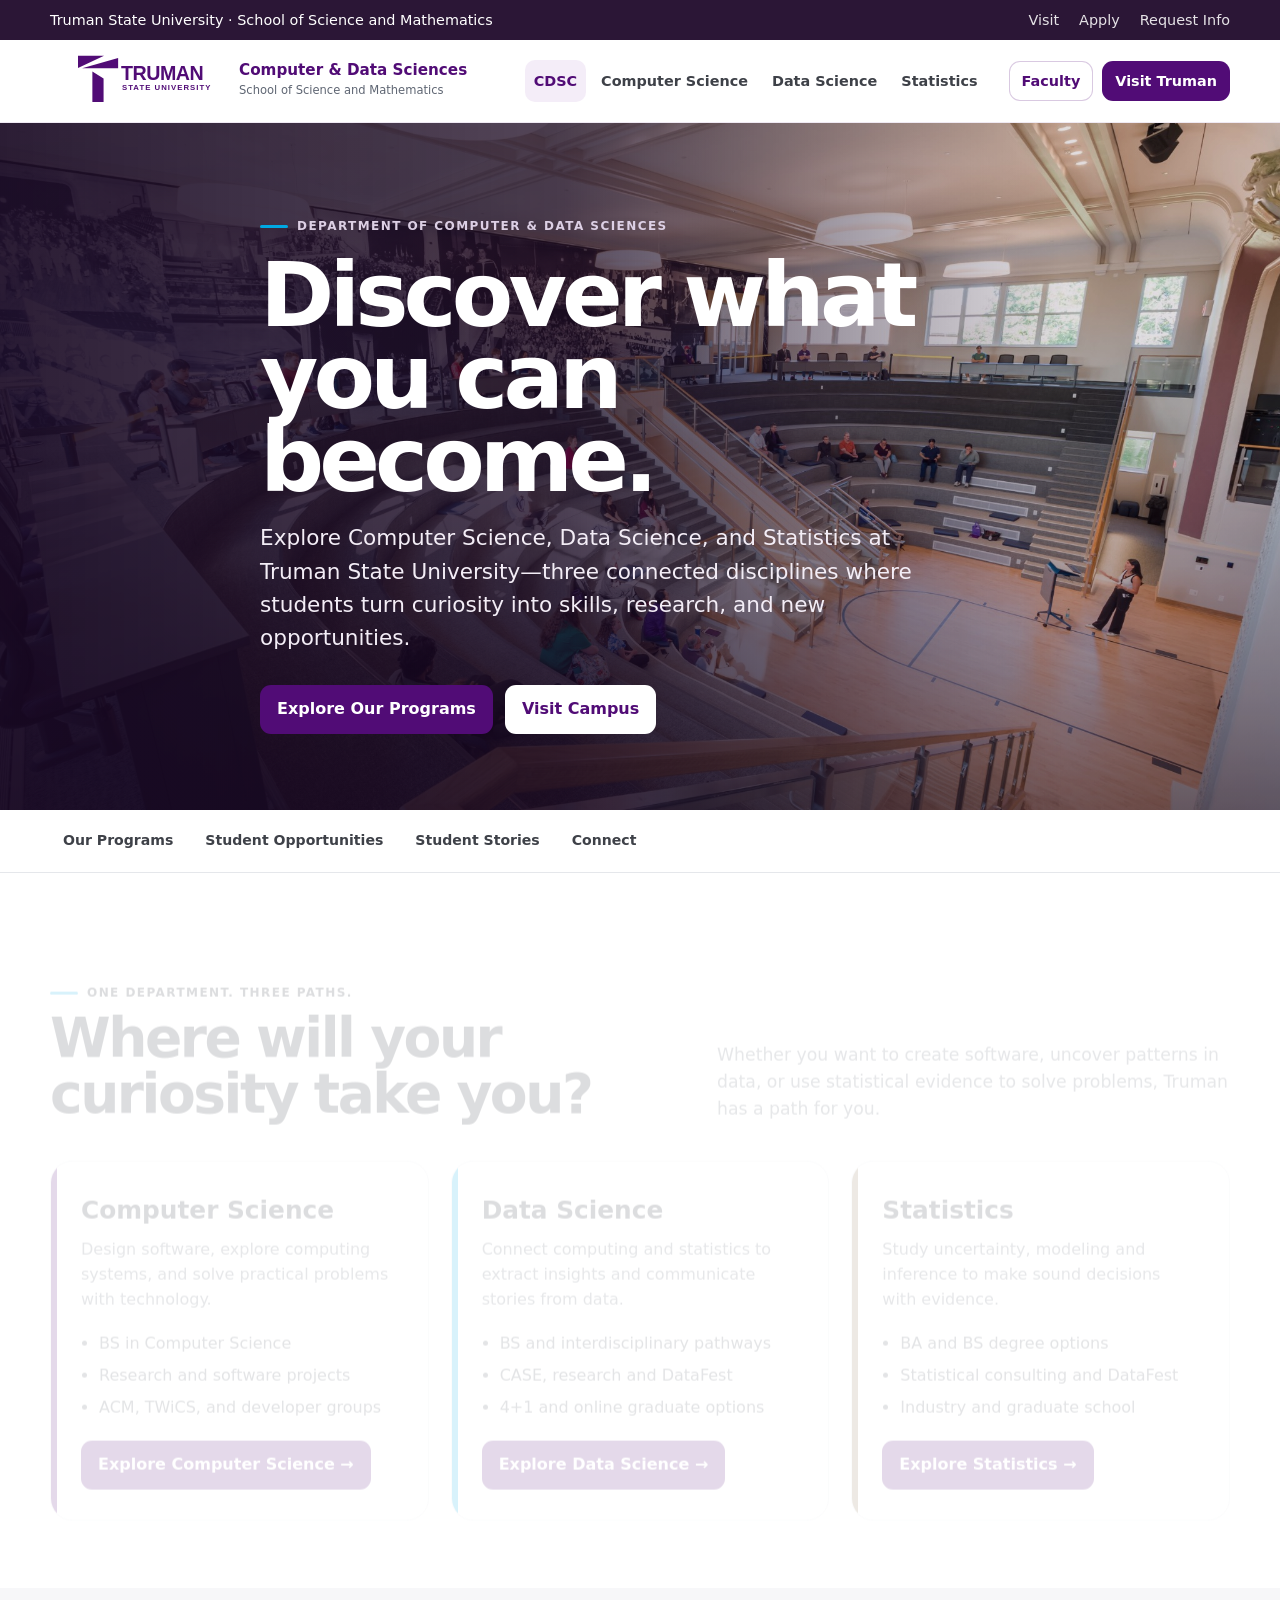
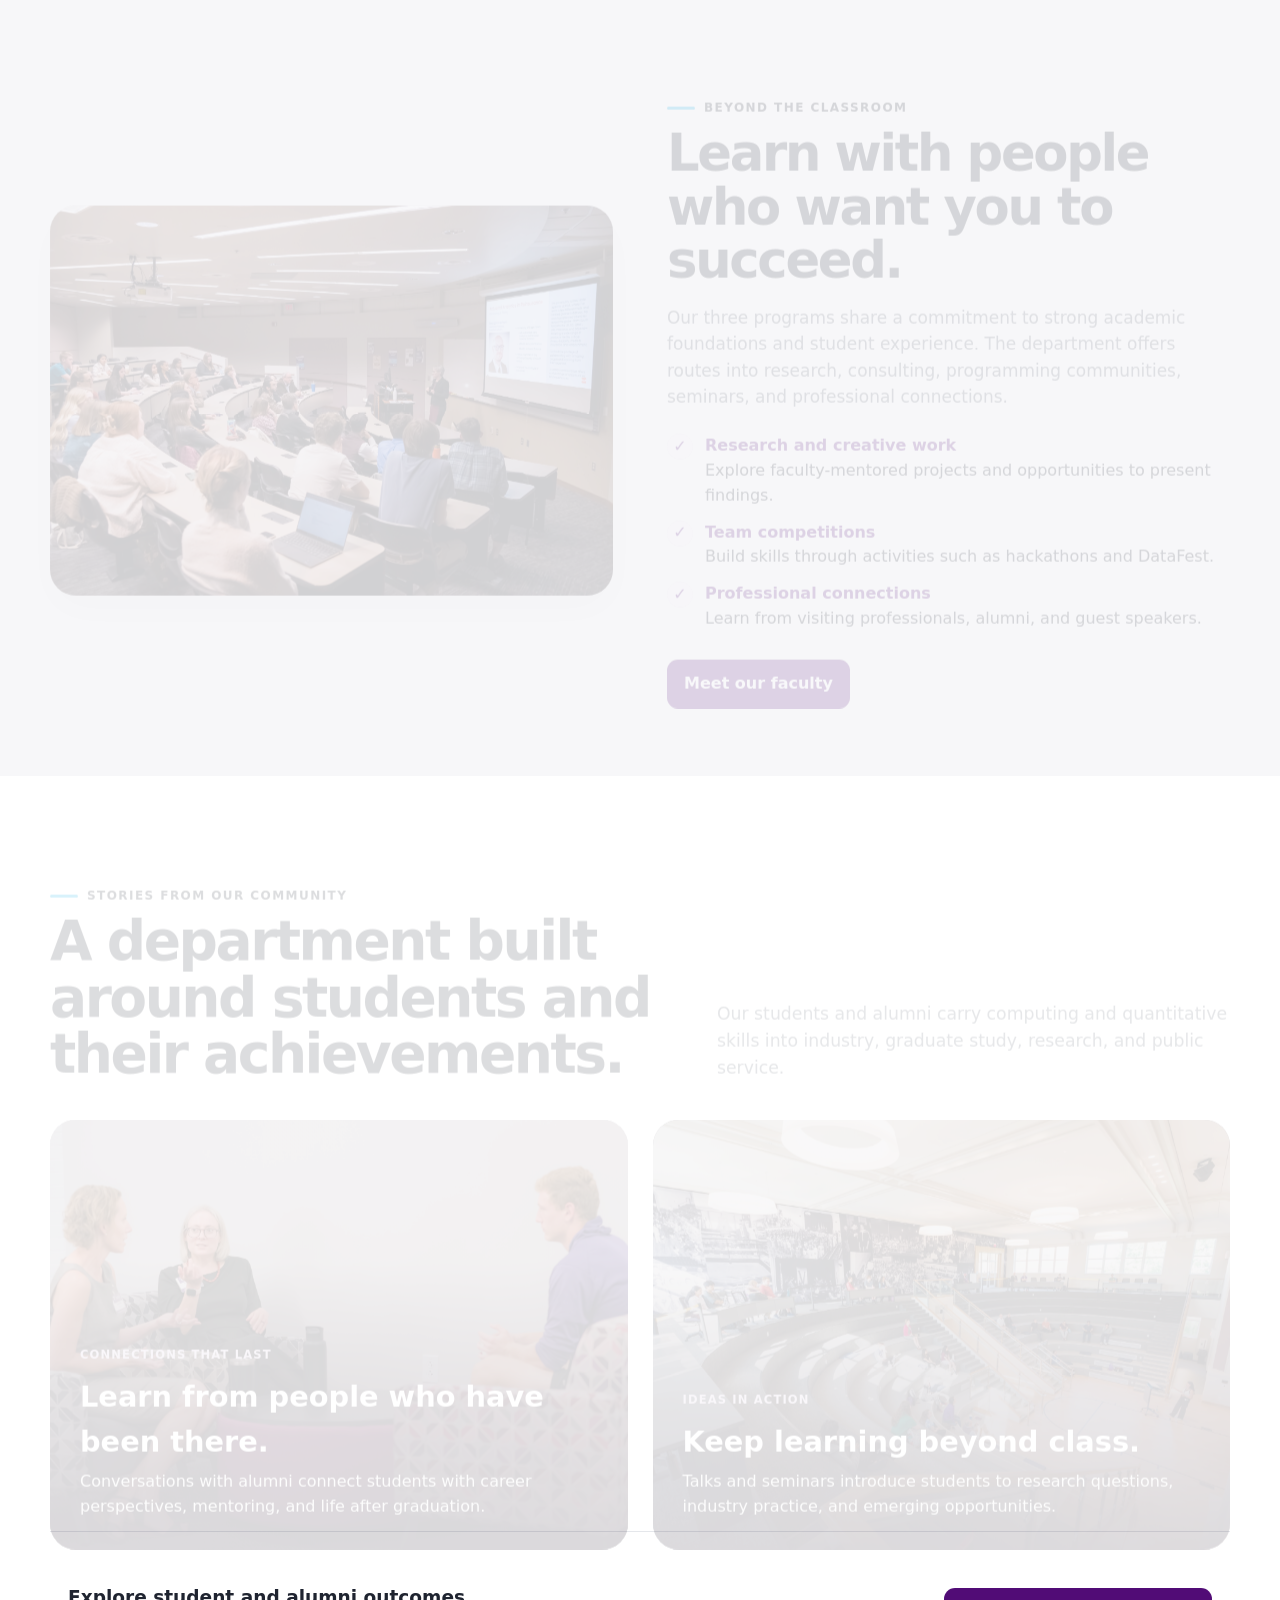
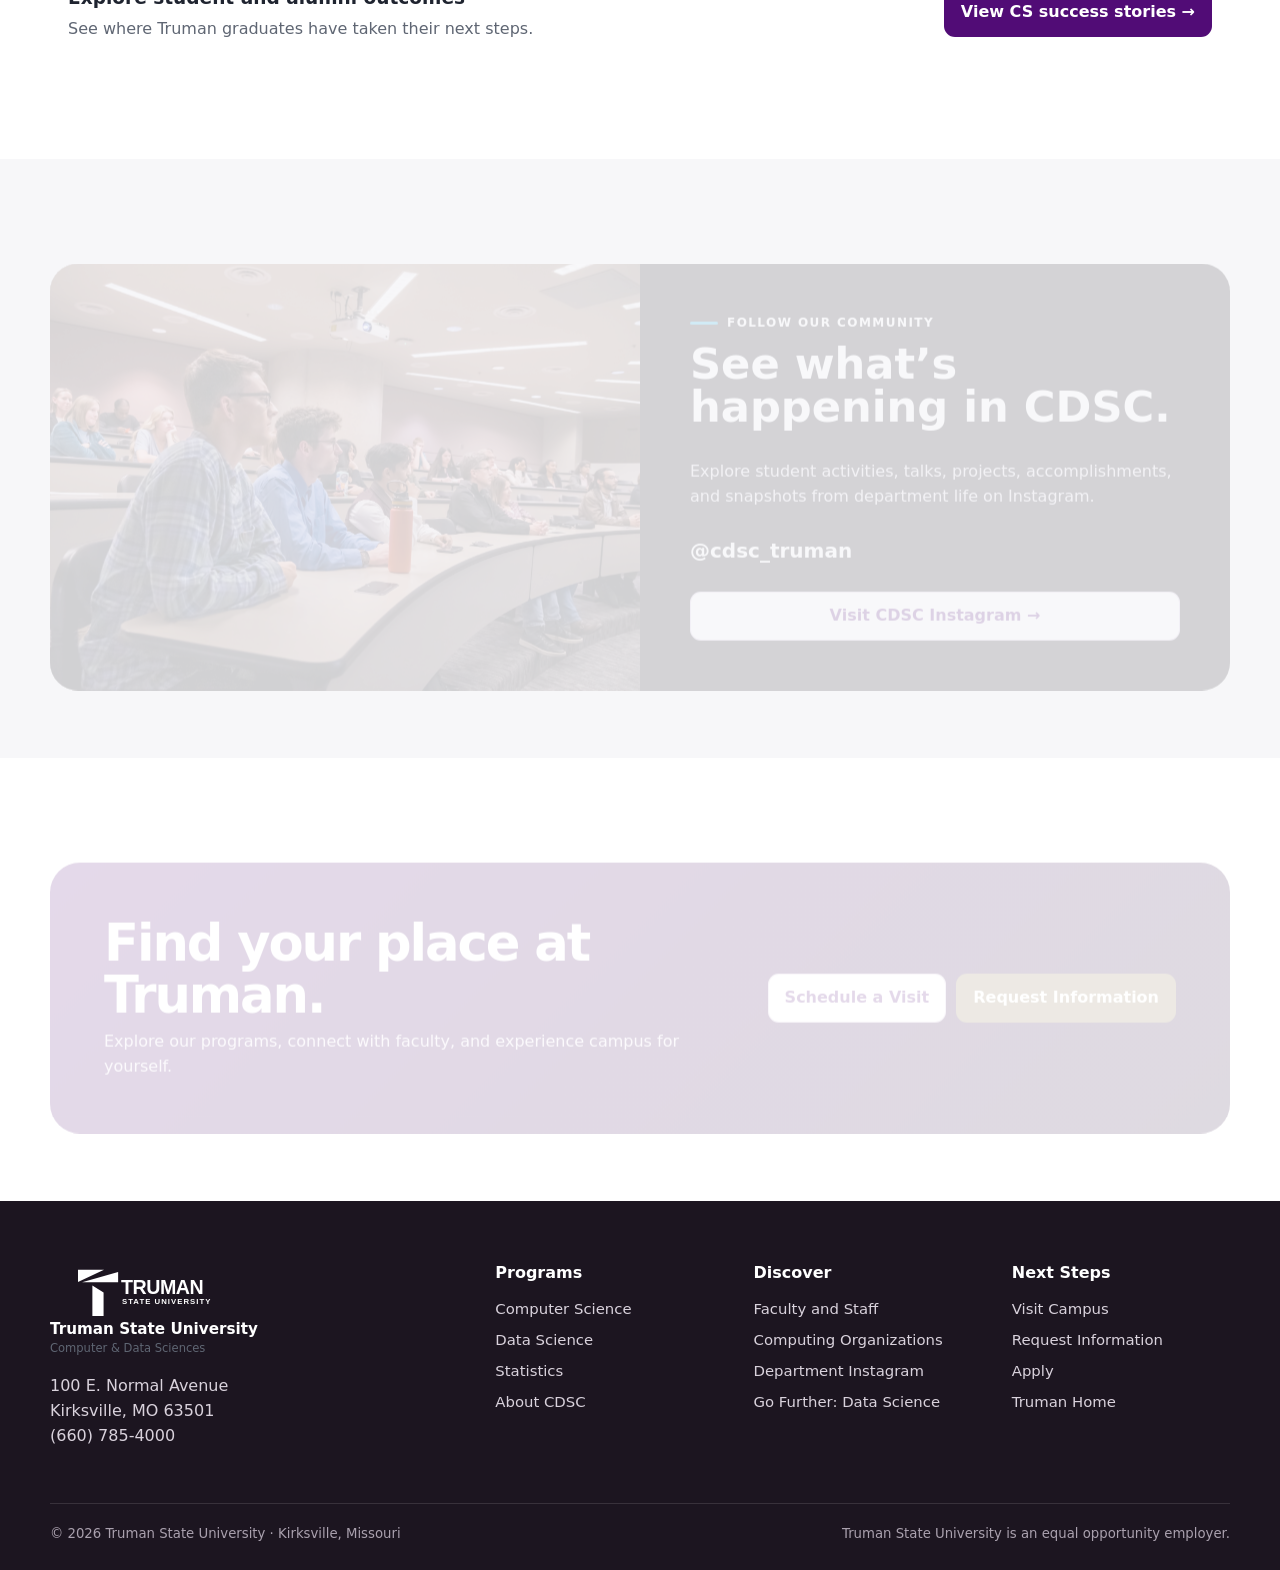
<file: index.html>
<!doctype html><html lang="en"><head><meta charset="utf-8"><meta http-equiv="refresh" content="0;url=cdsc.html"><title>Computer &amp; Data Sciences | Truman State University</title></head><body><p><a href="cdsc.html">Computer &amp; Data Sciences</a></p></body></html>
</file>
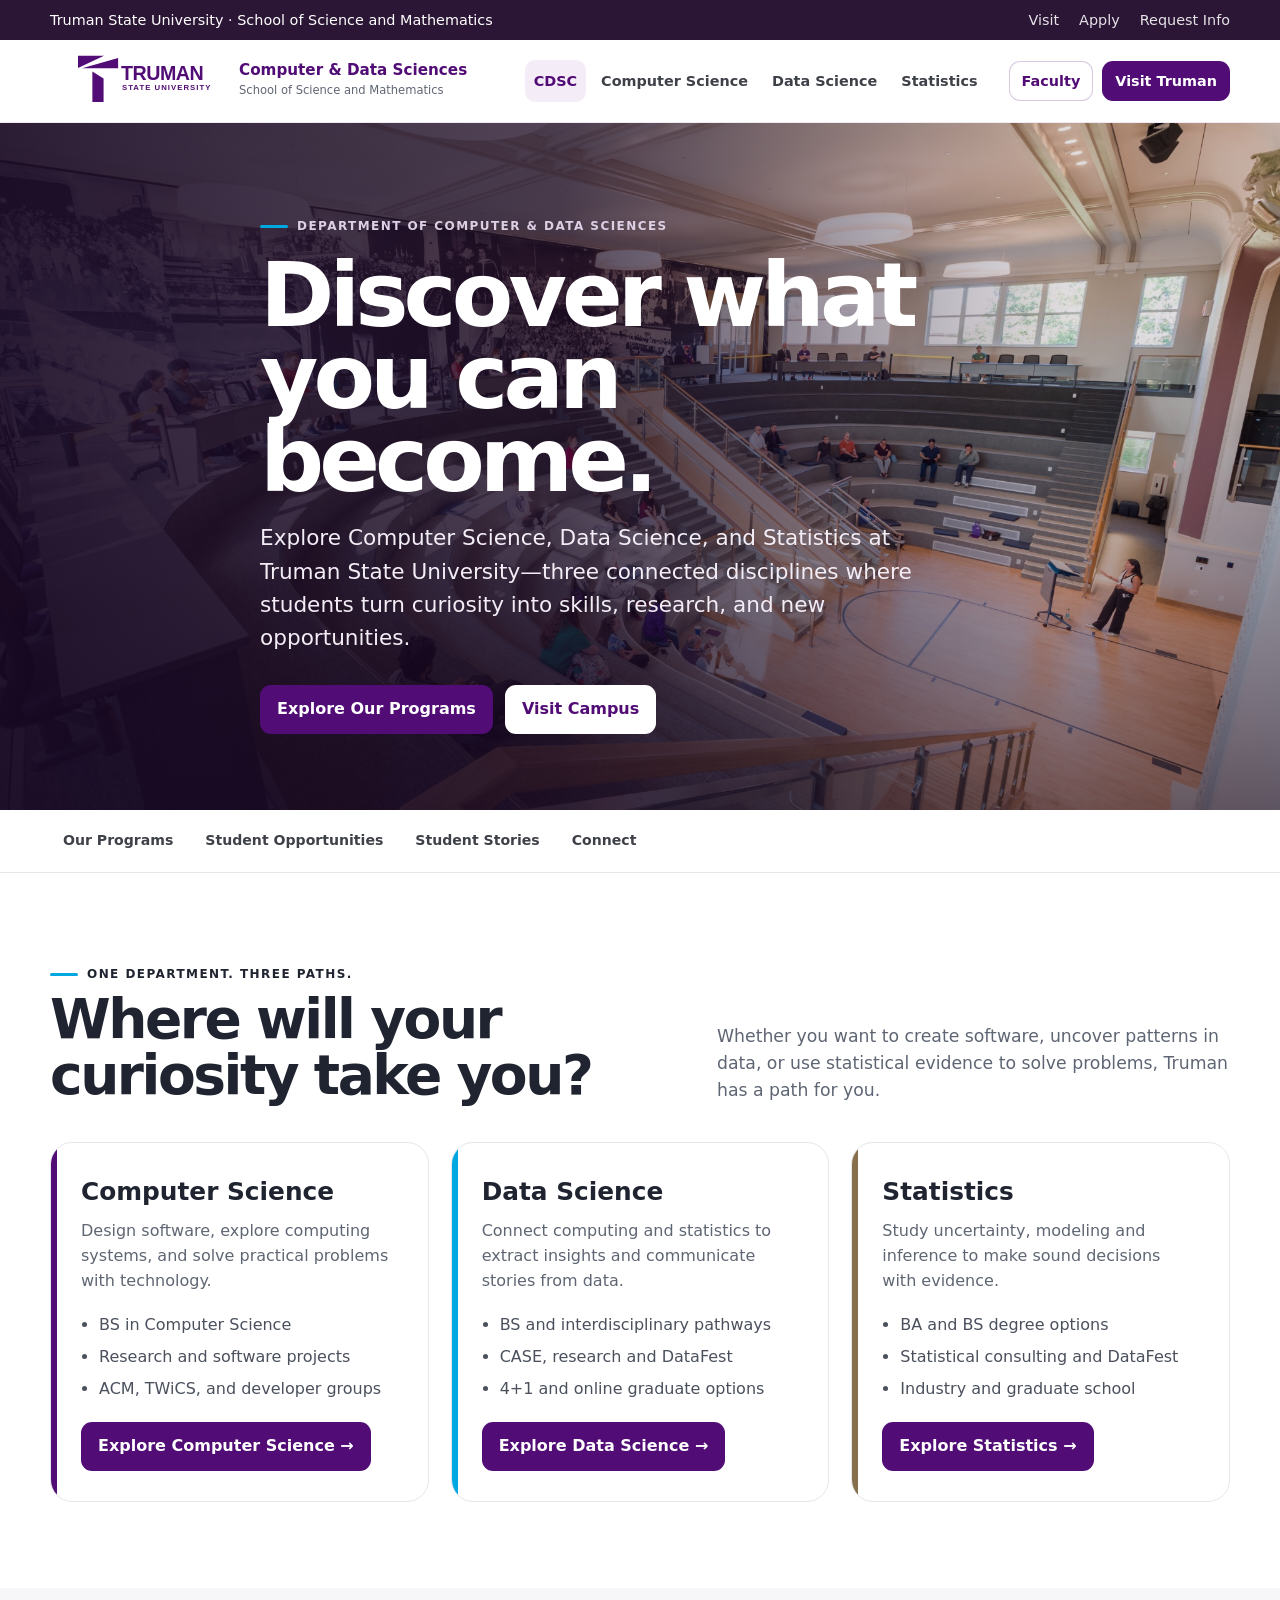
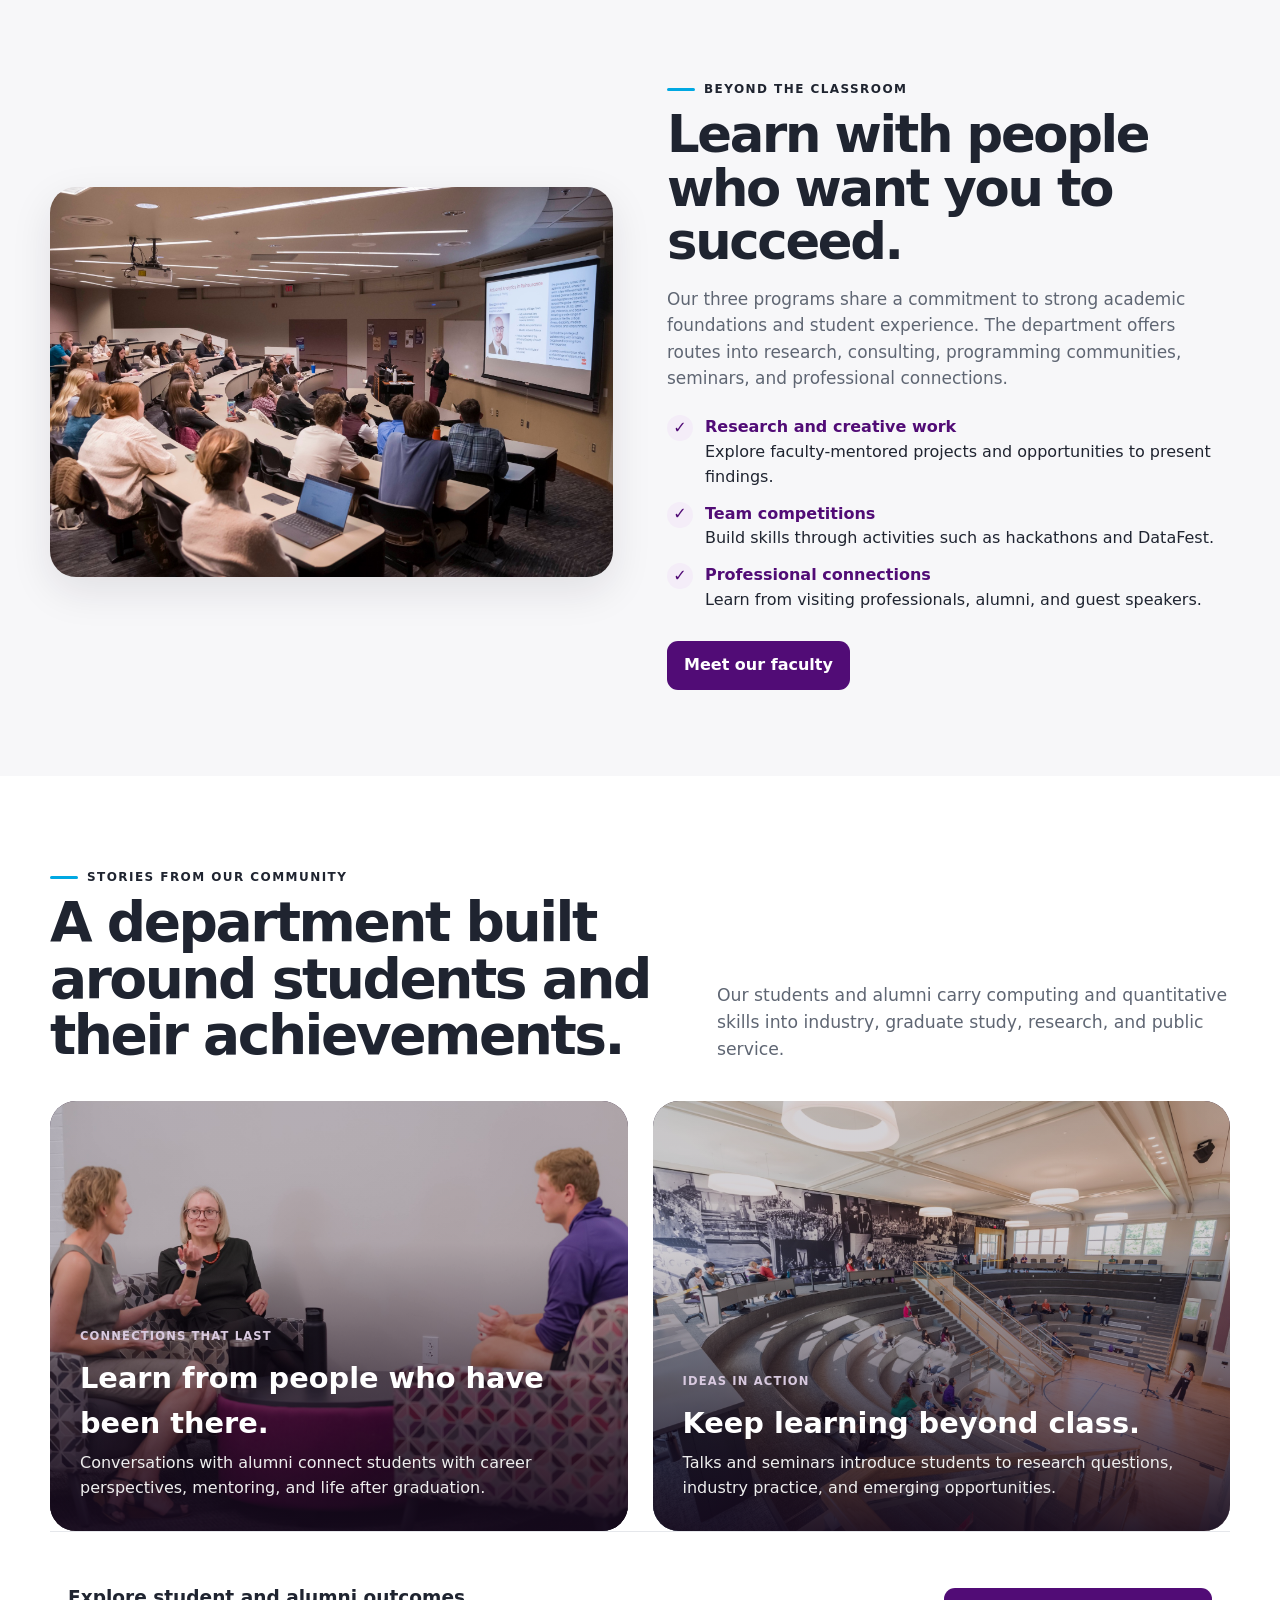
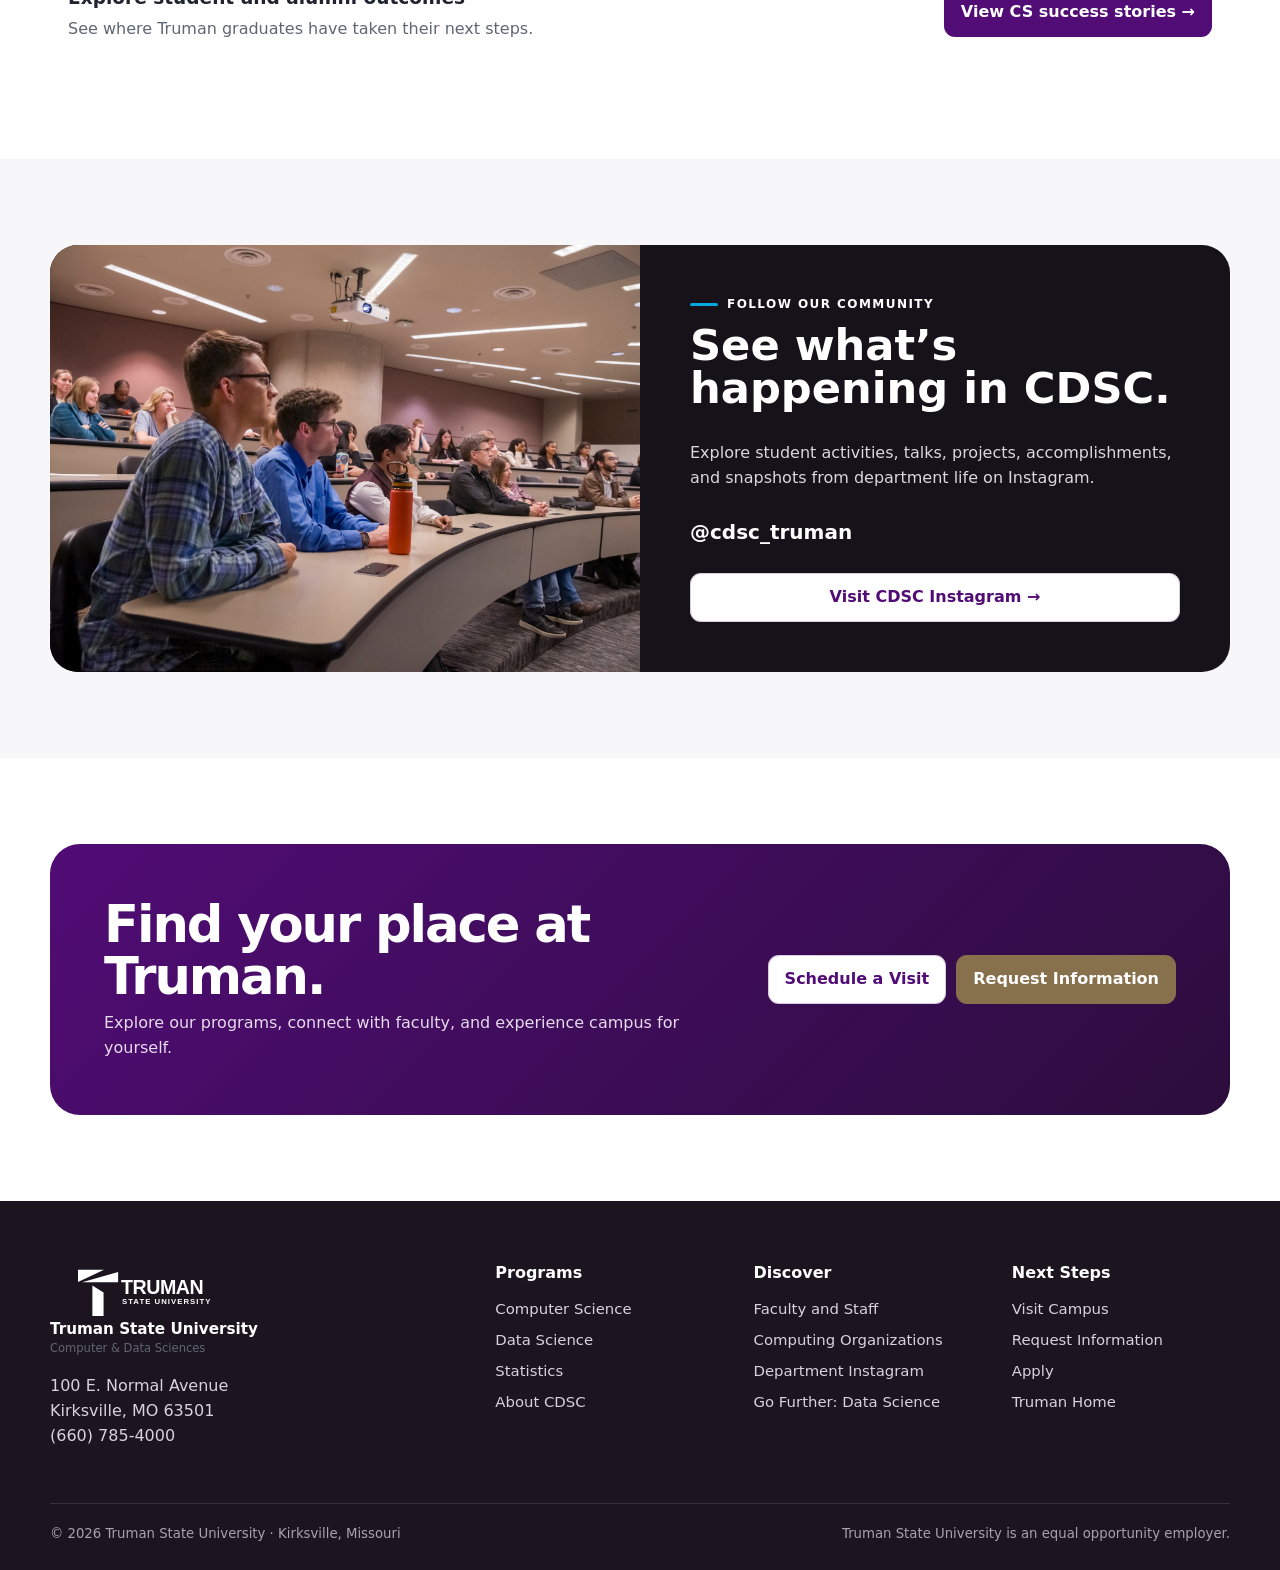
<file: cdsc.html>
<!doctype html><html lang="en"><head><meta charset="utf-8"><meta name="viewport" content="width=device-width,initial-scale=1"><meta name="description" content="Explore Computer Science, Data Science, and Statistics at Truman State University through a shared academic community."><title>Computer and Data Sciences Department | Truman State University</title><link rel="stylesheet" href="assets/style.css"></head>
<body><a class="skip-link" href="#main">Skip to content</a>
<div class="topbar"><div class="wrap"><div>Truman State University · School of Science and Mathematics</div><div class="toplinks"><a href="https://www.truman.edu/admission-aid/visit-truman/">Visit</a><a href="https://www.truman.edu/admission-aid/apply-to-truman/">Apply</a><a href="https://www.truman.edu/request-information/">Request Info</a></div></div></div>
<header class="site-header"><div class="wrap navrow"><a class="brand" href="cdsc.html" aria-label="Truman State University Computer and Data Sciences home"><img class="brand-logo" src="assets/images/truman-wordmark.svg" alt="Truman State University logo"><span class="brand-copy"><strong>Computer &amp; Data Sciences</strong><span>School of Science and Mathematics</span></span></a><button class="mobile-toggle" type="button" aria-label="Toggle navigation" aria-expanded="false" aria-controls="localnav">☰</button><nav id="localnav" class="mainnav" aria-label="Department navigation"><a href="cdsc.html" aria-current="page">CDSC</a><a href="computer-science.html">Computer Science</a><a href="data-science.html">Data Science</a><a href="statistics.html">Statistics</a></nav><div class="nav-actions"><a class="btn btn-light btn-sm" href="https://www.truman.edu/academics/school-of-science-and-mathematics/about-the-computer-and-data-sciences-department/faculty-staff/">Faculty</a><a class="btn btn-primary btn-sm" href="https://www.truman.edu/admission-aid/visit-truman/">Visit Truman</a></div></div></header>
<main id="main"><section class="hero"><div class="hero-media"><img src="assets/images/seminar.jpg" alt="Department of Computer &amp;amp; Data Sciences at Truman State University" style="object-position:center"></div><div class="wrap hero-content"><span class="eyebrow">Department of Computer &amp; Data Sciences</span><h1>Discover what you can become.</h1><p>Explore Computer Science, Data Science, and Statistics at Truman State University—three connected disciplines where students turn curiosity into skills, research, and new opportunities.</p><div class="hero-actions"><a class="btn btn-primary" href="#programs">Explore Our Programs</a><a class="btn btn-light" href="https://www.truman.edu/admission-aid/visit-truman/">Visit Campus</a></div></div></section><nav class="hero-subnav" aria-label="Jump to section"><div class="wrap"><a href="#programs">Our Programs</a><a href="#experience">Student Opportunities</a><a href="#stories">Student Stories</a><a href="#connect">Connect</a></div></nav><section class="section" id="programs"><div class="wrap"><div class="section-head" data-reveal><div><span class="eyebrow">One department. Three paths.</span><h2>Where will your curiosity take you?</h2></div><p>Whether you want to create software, uncover patterns in data, or use statistical evidence to solve problems, Truman has a path for you.</p></div><div class="grid-3"><article class="program-card " data-reveal><h3>Computer Science</h3><p>Design software, explore computing systems, and solve practical problems with technology.</p><ul><li>BS in Computer Science</li><li>Research and software projects</li><li>ACM, TWiCS, and developer groups</li></ul><a class="btn btn-primary" href="computer-science.html">Explore Computer Science →</a></article><article class="program-card ds" data-reveal><h3>Data Science</h3><p>Connect computing and statistics to extract insights and communicate stories from data.</p><ul><li>BS and interdisciplinary pathways</li><li>CASE, research and DataFest</li><li>4+1 and online graduate options</li></ul><a class="btn btn-primary" href="data-science.html">Explore Data Science →</a></article><article class="program-card statp" data-reveal><h3>Statistics</h3><p>Study uncertainty, modeling and inference to make sound decisions with evidence.</p><ul><li>BA and BS degree options</li><li>Statistical consulting and DataFest</li><li>Industry and graduate school</li></ul><a class="btn btn-primary" href="statistics.html">Explore Statistics →</a></article></div></div></section><section class="section soft" id="experience"><div class="wrap split"><div class="media" data-reveal><img src="https://c3c5e312.delivery.rocketcdn.me/wp-content/uploads/2022/03/StudentResearchConferenceApril2016-2-of-22.jpg" alt="Students participating in an academic research event" loading="lazy" onerror="this.onerror=null;this.src='assets/images/research.jpg'"></div><div class="copy" data-reveal><span class="eyebrow">Beyond the classroom</span><h2>Learn with people who want you to succeed.</h2><p>Our three programs share a commitment to strong academic foundations and student experience. The department offers routes into research, consulting, programming communities, seminars, and professional connections.</p><div class="checklist"><div class="check"><i>✓</i><div><b>Research and creative work</b><br>Explore faculty-mentored projects and opportunities to present findings.</div></div><div class="check"><i>✓</i><div><b>Team competitions</b><br>Build skills through activities such as hackathons and DataFest.</div></div><div class="check"><i>✓</i><div><b>Professional connections</b><br>Learn from visiting professionals, alumni, and guest speakers.</div></div></div><a class="btn btn-primary" href="https://www.truman.edu/academics/school-of-science-and-mathematics/about-the-computer-and-data-sciences-department/faculty-staff/">Meet our faculty</a></div></div></section><section class="section" id="stories"><div class="wrap"><div class="section-head" data-reveal><div><span class="eyebrow">Stories from our community</span><h2>A department built around students and their achievements.</h2></div><p>Our students and alumni carry computing and quantitative skills into industry, graduate study, research, and public service.</p></div><div class="grid-2"><article class="story" data-reveal><img src="assets/images/alumni.jpg" alt="Truman student receiving advice from alumni"><div class="story-copy"><span class="story-kicker">Connections that last</span><h3>Learn from people who have been there.</h3><p>Conversations with alumni connect students with career perspectives, mentoring, and life after graduation.</p></div></article><article class="story" data-reveal><img src="assets/images/seminar.jpg" alt="Truman students listening to a visiting speaker"><div class="story-copy"><span class="story-kicker">Ideas in action</span><h3>Keep learning beyond class.</h3><p>Talks and seminars introduce students to research questions, industry practice, and emerging opportunities.</p></div></article></div><div class="quiet-band"><div class="wrap" style="padding:20px 0 0"><div><strong>Explore student and alumni outcomes</strong><p>See where Truman graduates have taken their next steps.</p></div><a class="btn btn-primary" href="computer-science.html#alumni">View CS success stories →</a></div></div></div></section><section class="section soft" id="connect"><div class="wrap"><div class="social-panel" data-reveal><img src="assets/images/students.jpg" alt="Truman student participating in a campus learning activity"><div class="social-copy"><span class="eyebrow">Follow our community</span><h2>See what’s happening in CDSC.</h2><p>Explore student activities, talks, projects, accomplishments, and snapshots from department life on Instagram.</p><div class="handle">@cdsc_truman</div><a class="btn btn-light" href="https://www.instagram.com/cdsc_truman/">Visit CDSC Instagram →</a></div></div></div></section><section class="section"><div class="wrap"><div class="cta" data-reveal><div><h2>Find your place at Truman.</h2><p>Explore our programs, connect with faculty, and experience campus for yourself.</p></div><div class="cta-actions"><a class="btn btn-light" href="https://www.truman.edu/admission-aid/visit-truman/">Schedule a Visit</a><a class="btn btn-gold" href="https://www.truman.edu/request-information/">Request Information</a></div></div></div></section></main><footer class="footer"><div class="wrap"><div class="footer-grid"><div><a class="brand" href="cdsc.html"><img class="brand-logo" src="assets/images/truman-wordmark-white.svg" alt="Truman State University logo"><span class="brand-copy"><strong>Truman State University</strong><span>Computer &amp; Data Sciences</span></span></a><p style="margin-top:16px;max-width:310px;color:#d9d2dc">100 E. Normal Avenue<br>Kirksville, MO 63501<br>(660) 785-4000</p></div><div><h4>Programs</h4><a href="computer-science.html">Computer Science</a><a href="data-science.html">Data Science</a><a href="statistics.html">Statistics</a><a href="cdsc.html">About CDSC</a></div><div><h4>Discover</h4><a href="https://www.truman.edu/academics/school-of-science-and-mathematics/about-the-computer-and-data-sciences-department/faculty-staff/">Faculty and Staff</a><a href="https://www.truman.edu/majors-programs/majors-minors/computer-science-major/computer-science-student-organizations/">Computing Organizations</a><a href="https://www.instagram.com/cdsc_truman/">Department Instagram</a><a href="https://data.truman.edu/">Go Further: Data Science</a></div><div><h4>Next Steps</h4><a href="https://www.truman.edu/admission-aid/visit-truman/">Visit Campus</a><a href="https://www.truman.edu/request-information/">Request Information</a><a href="https://www.truman.edu/admission-aid/apply-to-truman/">Apply</a><a href="https://www.truman.edu/">Truman Home</a></div></div><div class="footer-note"><span>© <span data-year>2026</span> Truman State University · Kirksville, Missouri</span><span>Truman State University is an equal opportunity employer.</span></div></div></footer><script src="assets/script.js" defer></script></body></html>
</file>
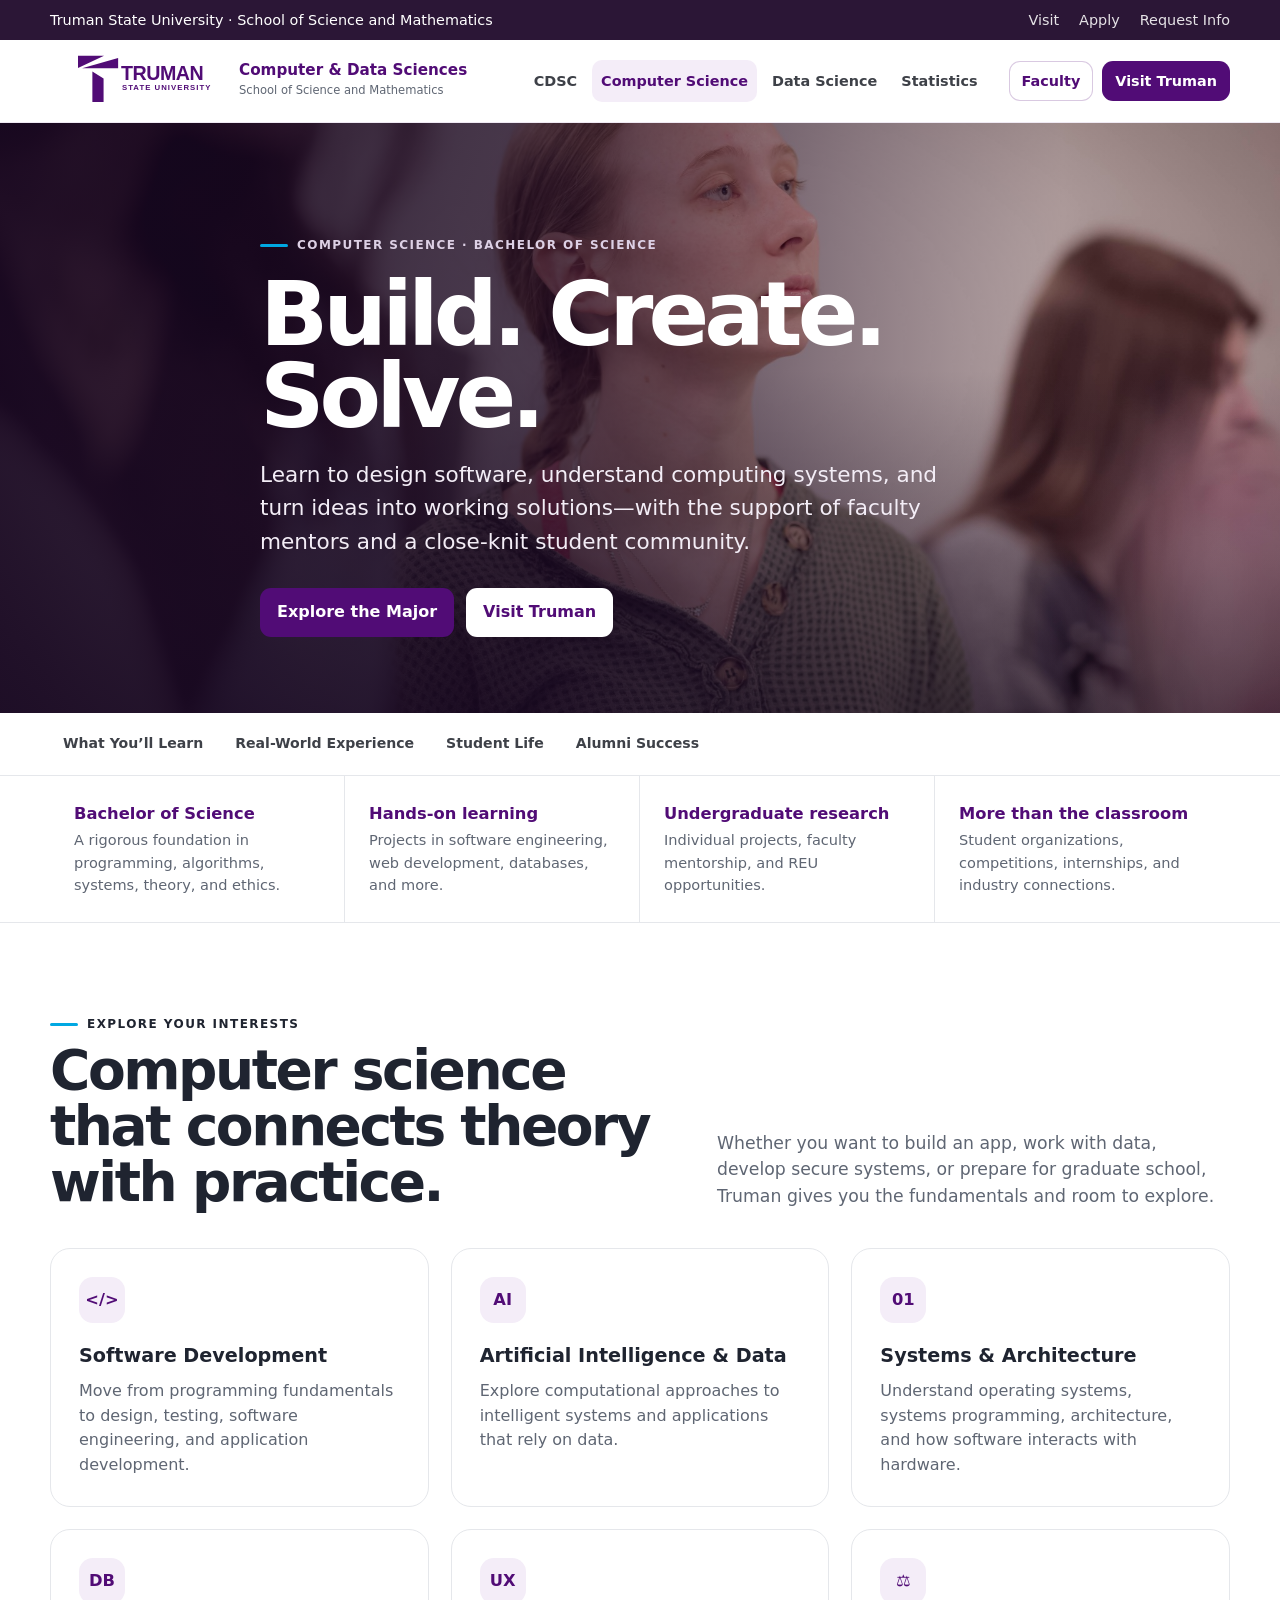
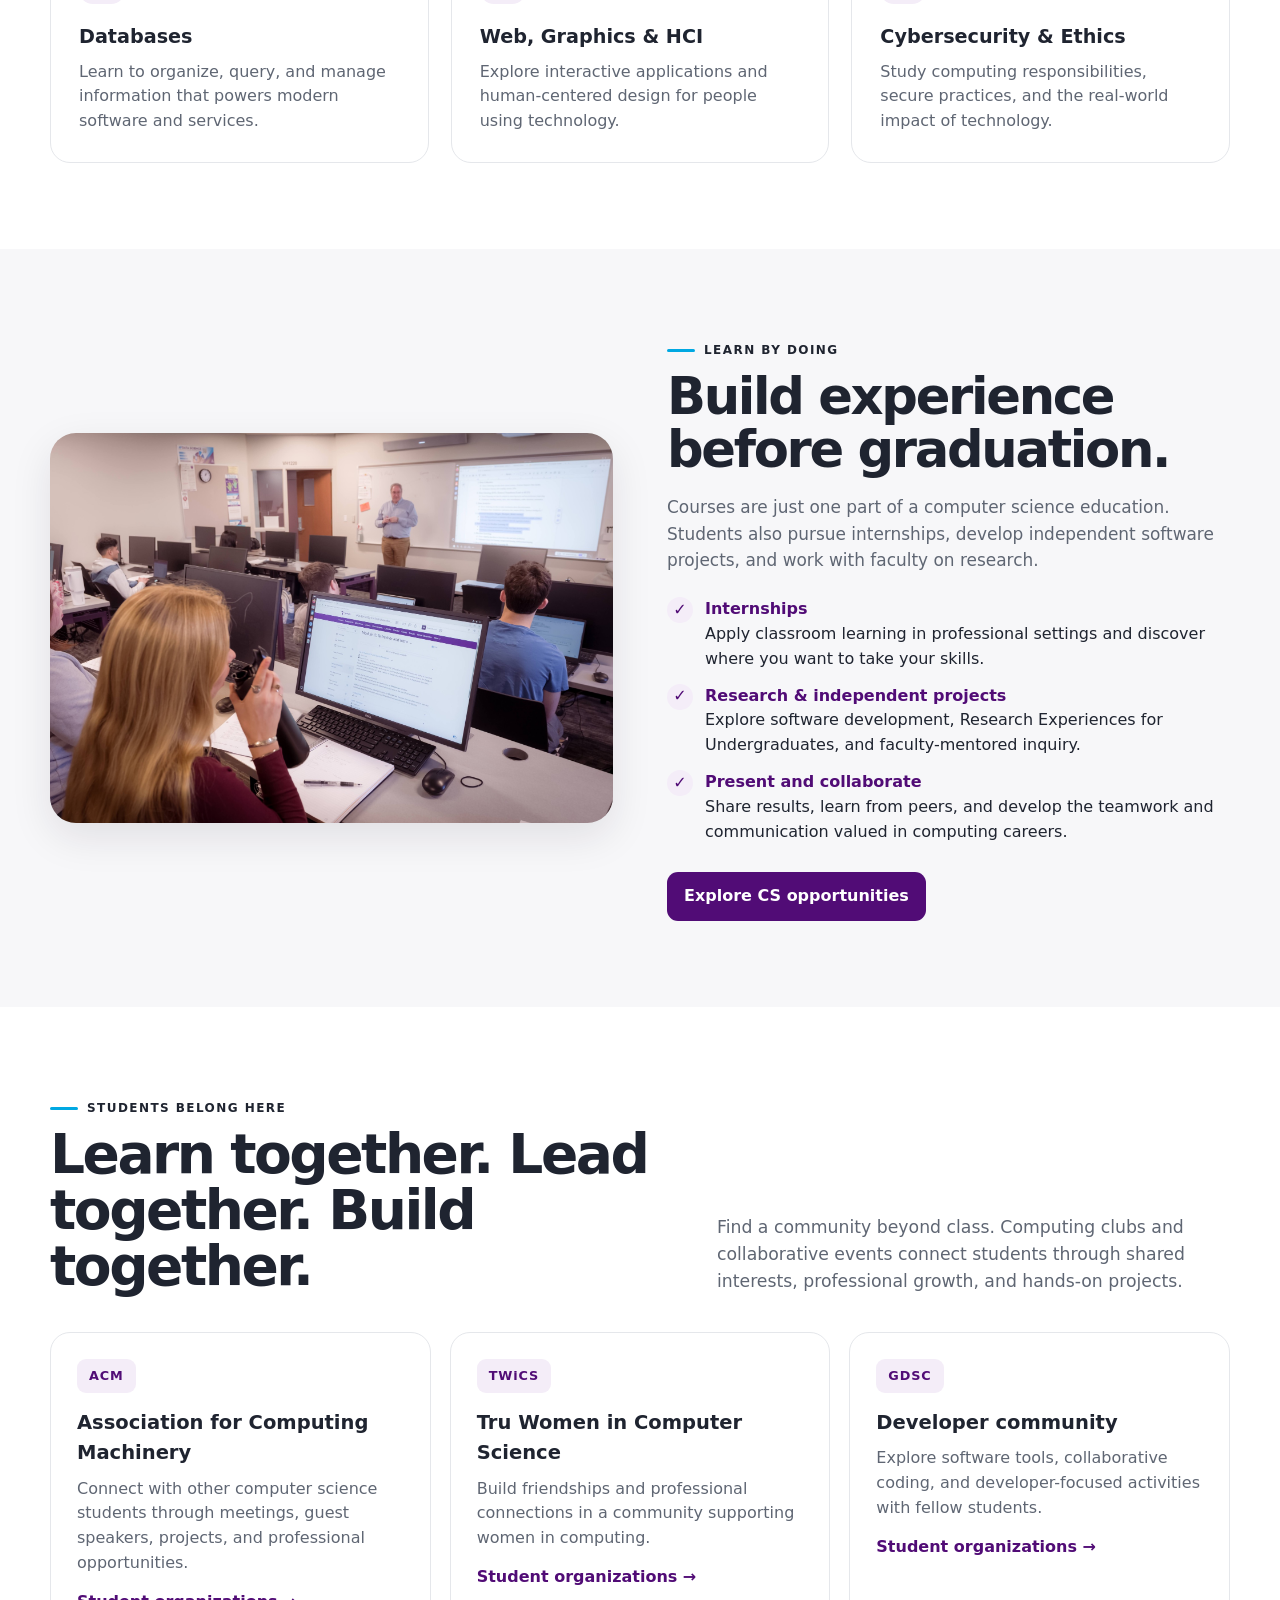
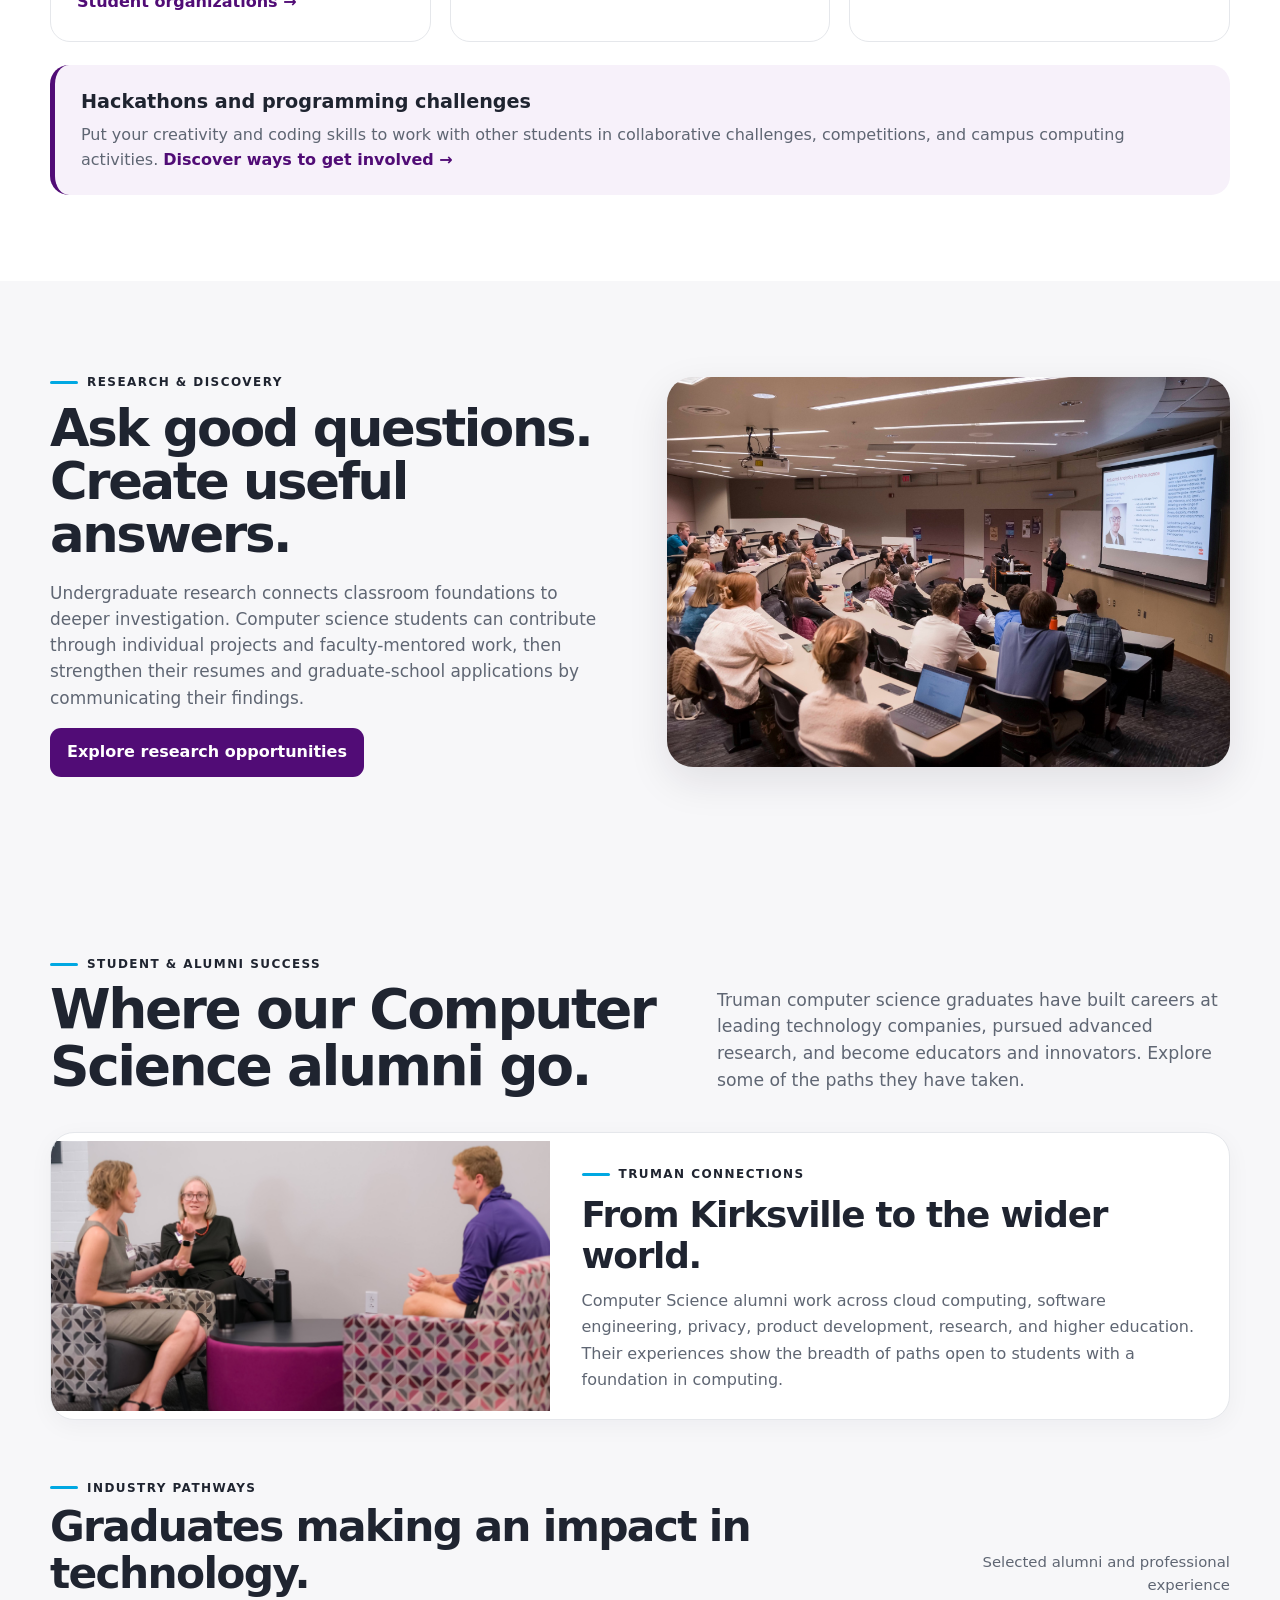
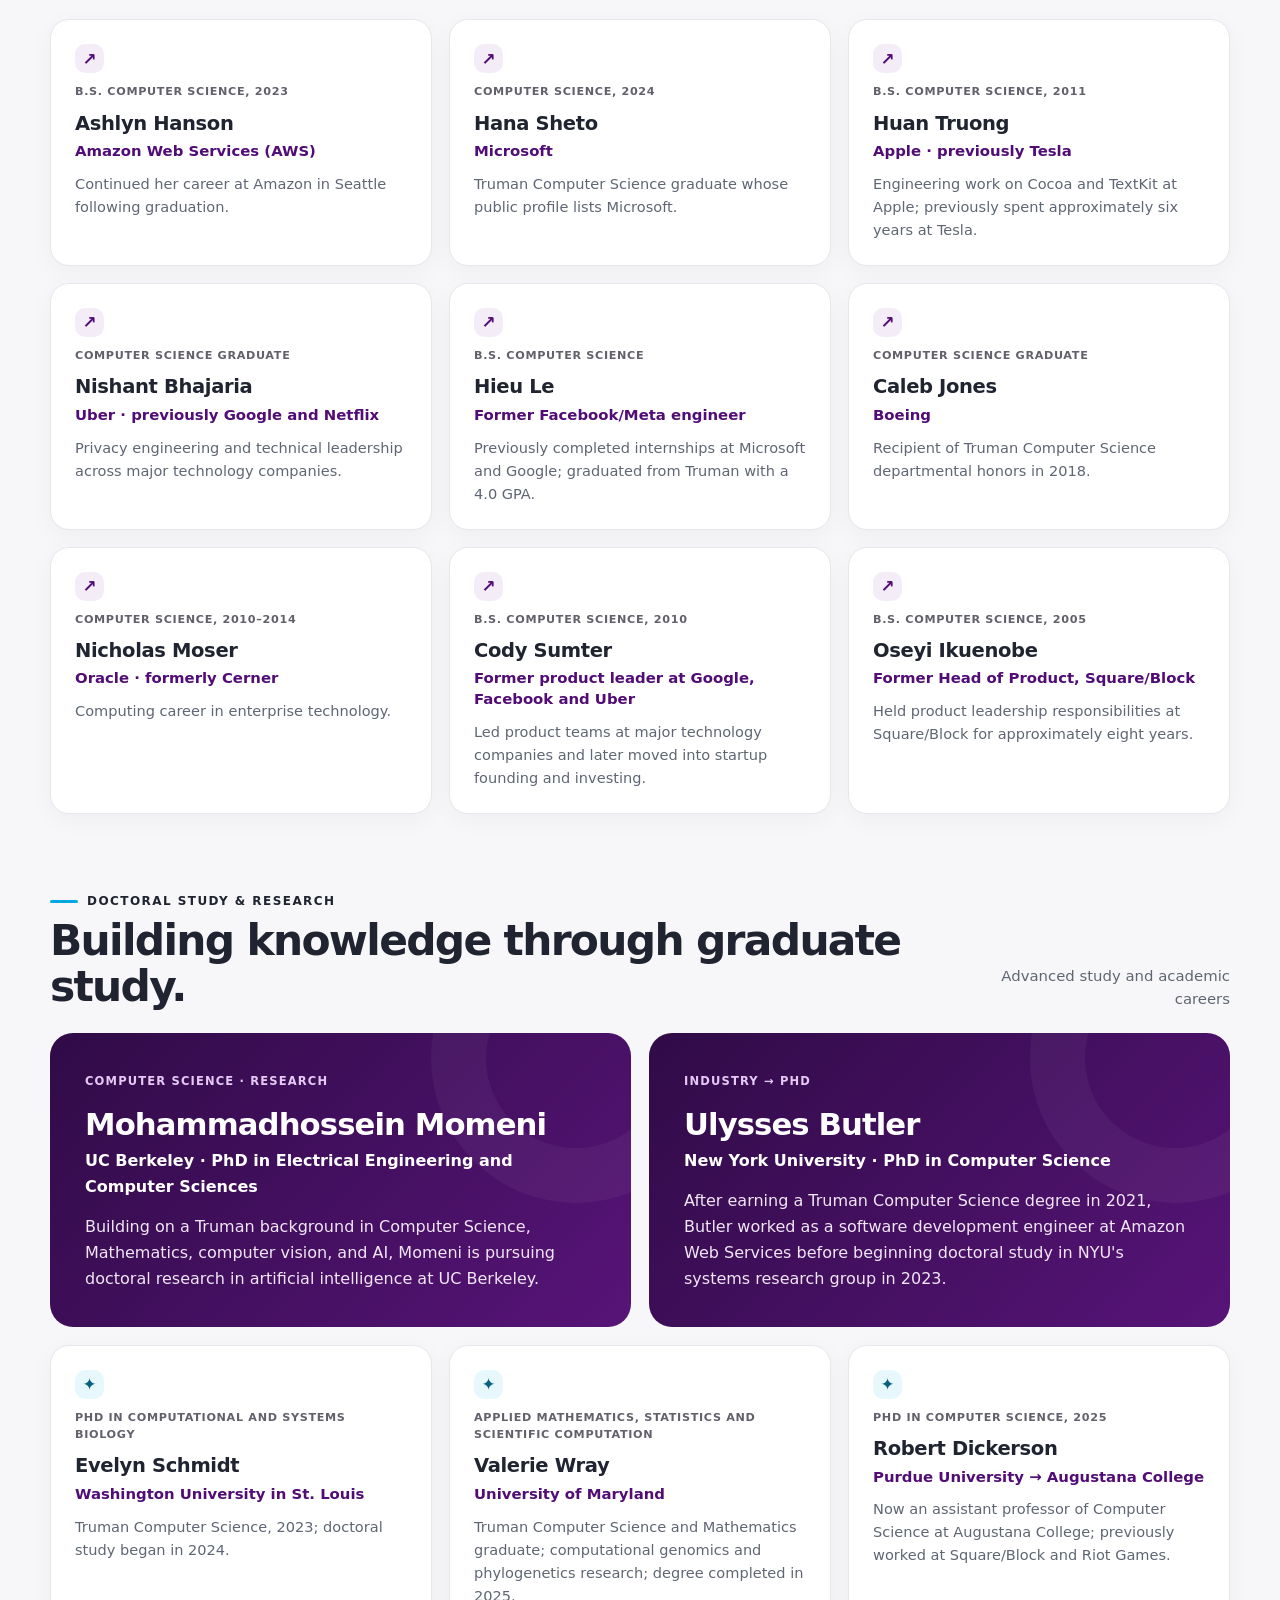
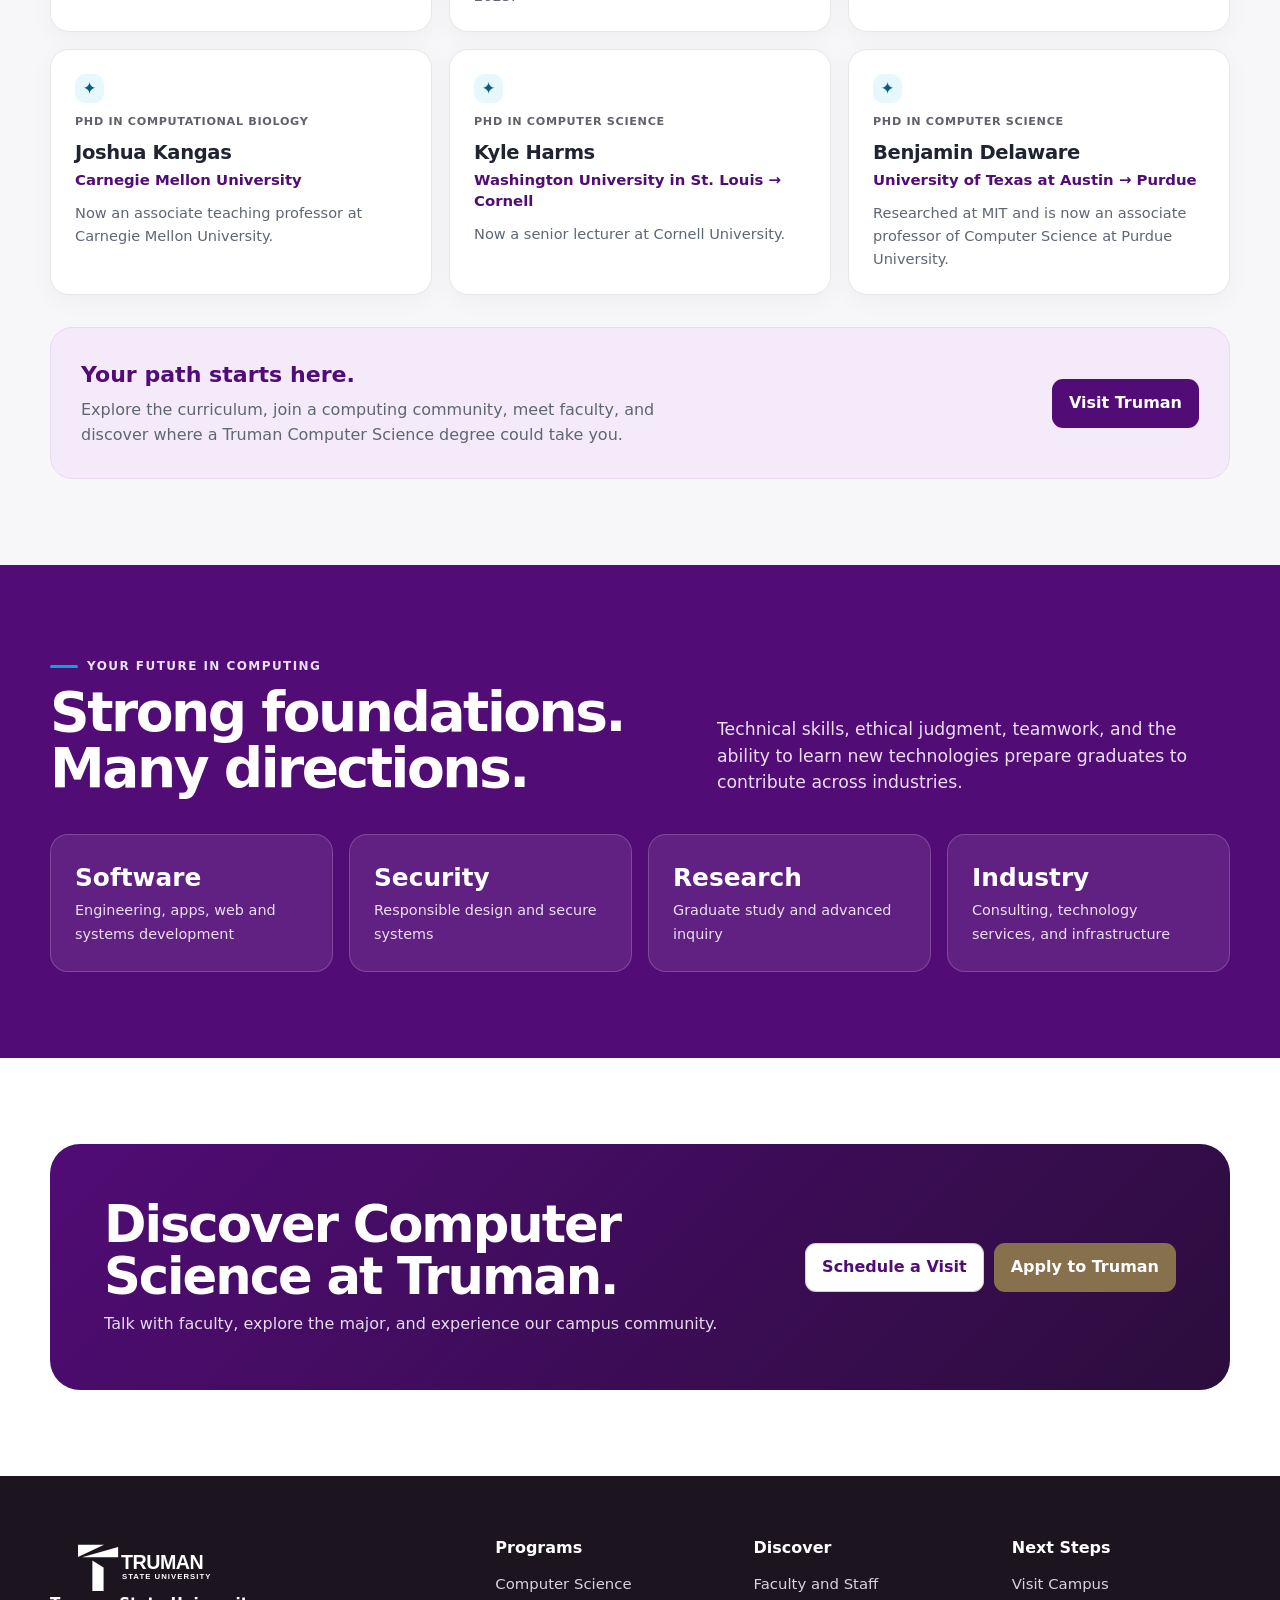
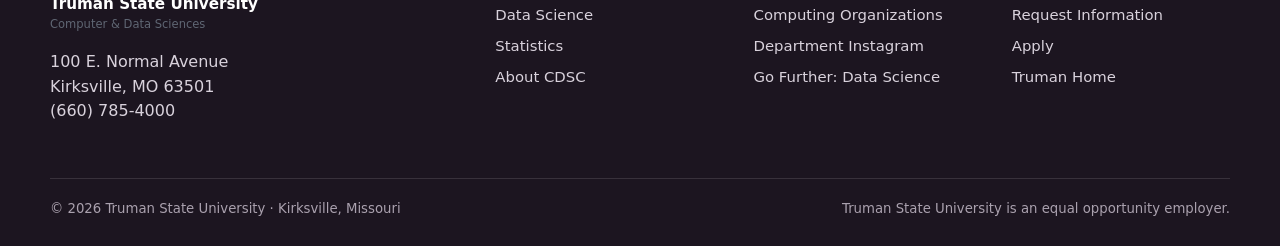
<file: computer-science.html>
<!doctype html><html lang="en"><head><meta charset="utf-8"><meta name="viewport" content="width=device-width,initial-scale=1"><meta name="description" content="Study computer science at Truman: practical software skills, mentoring, research, internships, alumni success, and student communities."><title>Computer Science | Truman State University</title><link rel="stylesheet" href="assets/style.css"></head>
<body><a class="skip-link" href="#main">Skip to content</a>
<div class="topbar"><div class="wrap"><div>Truman State University · School of Science and Mathematics</div><div class="toplinks"><a href="https://www.truman.edu/admission-aid/visit-truman/">Visit</a><a href="https://www.truman.edu/admission-aid/apply-to-truman/">Apply</a><a href="https://www.truman.edu/request-information/">Request Info</a></div></div></div>
<header class="site-header"><div class="wrap navrow"><a class="brand" href="cdsc.html" aria-label="Truman State University Computer and Data Sciences home"><img class="brand-logo" src="assets/images/truman-wordmark.svg" alt="Truman State University logo"><span class="brand-copy"><strong>Computer &amp; Data Sciences</strong><span>School of Science and Mathematics</span></span></a><button class="mobile-toggle" type="button" aria-label="Toggle navigation" aria-expanded="false" aria-controls="localnav">☰</button><nav id="localnav" class="mainnav" aria-label="Department navigation"><a href="cdsc.html">CDSC</a><a href="computer-science.html" aria-current="page">Computer Science</a><a href="data-science.html">Data Science</a><a href="statistics.html">Statistics</a></nav><div class="nav-actions"><a class="btn btn-light btn-sm" href="https://www.truman.edu/academics/school-of-science-and-mathematics/about-the-computer-and-data-sciences-department/faculty-staff/">Faculty</a><a class="btn btn-primary btn-sm" href="https://www.truman.edu/admission-aid/visit-truman/">Visit Truman</a></div></div></header>
<main id="main"><section class="hero"><div class="hero-media"><img src="assets/images/cs-hero-student.jpg" alt="A student taking part in a Truman classroom discussion" style="object-position:center 39%"></div><div class="wrap hero-content"><span class="eyebrow">Computer Science · Bachelor of Science</span><h1>Build. Create. Solve.</h1><p>Learn to design software, understand computing systems, and turn ideas into working solutions—with the support of faculty mentors and a close-knit student community.</p><div class="hero-actions"><a class="btn btn-primary" href="https://www.truman.edu/majors-programs/majors-minors/computer-science-major/computer-science-bs-requirements/">Explore the Major</a><a class="btn btn-light" href="https://www.truman.edu/admission-aid/visit-truman/">Visit Truman</a></div></div></section><nav class="hero-subnav" aria-label="Jump to section"><div class="wrap"><a href="#study">What You’ll Learn</a><a href="#experience">Real-World Experience</a><a href="#clubs">Student Life</a><a href="#alumni">Alumni Success</a></div></nav><div class="quickbar"><div class="wrap quickgrid"><div class="quickfact"><strong>Bachelor of Science</strong><span>A rigorous foundation in programming, algorithms, systems, theory, and ethics.</span></div><div class="quickfact"><strong>Hands-on learning</strong><span>Projects in software engineering, web development, databases, and more.</span></div><div class="quickfact"><strong>Undergraduate research</strong><span>Individual projects, faculty mentorship, and REU opportunities.</span></div><div class="quickfact"><strong>More than the classroom</strong><span>Student organizations, competitions, internships, and industry connections.</span></div></div></div><section class="section" id="study"><div class="wrap"><div class="section-head" data-reveal><div><span class="eyebrow">Explore your interests</span><h2>Computer science that connects theory with practice.</h2></div><p>Whether you want to build an app, work with data, develop secure systems, or prepare for graduate school, Truman gives you the fundamentals and room to explore.</p></div><div class="grid-3"><article class="feature-card" data-reveal><div class="feature-icon">&lt;/&gt;</div><h3>Software Development</h3><p>Move from programming fundamentals to design, testing, software engineering, and application development.</p></article><article class="feature-card" data-reveal><div class="feature-icon">AI</div><h3>Artificial Intelligence &amp; Data</h3><p>Explore computational approaches to intelligent systems and applications that rely on data.</p></article><article class="feature-card" data-reveal><div class="feature-icon">01</div><h3>Systems &amp; Architecture</h3><p>Understand operating systems, systems programming, architecture, and how software interacts with hardware.</p></article><article class="feature-card" data-reveal><div class="feature-icon">DB</div><h3>Databases</h3><p>Learn to organize, query, and manage information that powers modern software and services.</p></article><article class="feature-card" data-reveal><div class="feature-icon">UX</div><h3>Web, Graphics &amp; HCI</h3><p>Explore interactive applications and human-centered design for people using technology.</p></article><article class="feature-card" data-reveal><div class="feature-icon">⚖</div><h3>Cybersecurity &amp; Ethics</h3><p>Study computing responsibilities, secure practices, and the real-world impact of technology.</p></article></div></div></section><section class="section soft" id="experience"><div class="wrap split"><div class="media" data-reveal><img src="https://c3c5e312.delivery.rocketcdn.me/wp-content/uploads/2022/03/LibraryStudyingApril2019-40-scaled-1.jpg" alt="Truman students working and collaborating" loading="lazy" onerror="this.onerror=null;this.src='assets/images/class.jpg'"></div><div class="copy" data-reveal><span class="eyebrow">Learn by doing</span><h2>Build experience before graduation.</h2><p>Courses are just one part of a computer science education. Students also pursue internships, develop independent software projects, and work with faculty on research.</p><div class="checklist"><div class="check"><i>✓</i><div><b>Internships</b><br>Apply classroom learning in professional settings and discover where you want to take your skills.</div></div><div class="check"><i>✓</i><div><b>Research &amp; independent projects</b><br>Explore software development, Research Experiences for Undergraduates, and faculty-mentored inquiry.</div></div><div class="check"><i>✓</i><div><b>Present and collaborate</b><br>Share results, learn from peers, and develop the teamwork and communication valued in computing careers.</div></div></div><a class="btn btn-primary" href="https://www.truman.edu/majors-programs/majors-minors/computer-science-major/">Explore CS opportunities</a></div></div></section><section class="section" id="clubs"><div class="wrap"><div class="section-head" data-reveal><div><span class="eyebrow">Students belong here</span><h2>Learn together. Lead together. Build together.</h2></div><p>Find a community beyond class. Computing clubs and collaborative events connect students through shared interests, professional growth, and hands-on projects.</p></div><div class="org-tiles"><article class="org-tile" data-reveal><span class="org-abbrev">ACM</span><h3>Association for Computing Machinery</h3><p>Connect with other computer science students through meetings, guest speakers, projects, and professional opportunities.</p><a class="link-inline" href="https://www.truman.edu/majors-programs/majors-minors/computer-science-major/computer-science-student-organizations/">Student organizations →</a></article><article class="org-tile" data-reveal><span class="org-abbrev">TWiCS</span><h3>Tru Women in Computer Science</h3><p>Build friendships and professional connections in a community supporting women in computing.</p><a class="link-inline" href="https://www.truman.edu/majors-programs/majors-minors/computer-science-major/computer-science-student-organizations/">Student organizations →</a></article><article class="org-tile" data-reveal><span class="org-abbrev">GDSC</span><h3>Developer community</h3><p>Explore software tools, collaborative coding, and developer-focused activities with fellow students.</p><a class="link-inline" href="https://www.truman.edu/majors-programs/majors-minors/computer-science-major/computer-science-student-organizations/">Student organizations →</a></article></div><div class="panel-cta" style="margin-top:23px" data-reveal><h3>Hackathons and programming challenges</h3><p>Put your creativity and coding skills to work with other students in collaborative challenges, competitions, and campus computing activities. <a class="kicker-link" href="https://www.truman.edu/majors-programs/majors-minors/computer-science-major/computer-science-student-organizations/">Discover ways to get involved →</a></p></div></div></section><section class="section soft"><div class="wrap"><div class="split"><div class="copy" data-reveal><span class="eyebrow">Research &amp; discovery</span><h2>Ask good questions. Create useful answers.</h2><p>Undergraduate research connects classroom foundations to deeper investigation. Computer science students can contribute through individual projects and faculty-mentored work, then strengthen their resumes and graduate-school applications by communicating their findings.</p><a class="btn btn-primary" href="https://www.truman.edu/majors-programs/majors-minors/computer-science-major/">Explore research opportunities</a></div><div class="media" data-reveal><img src="https://c3c5e312.delivery.rocketcdn.me/wp-content/uploads/2022/03/StudentResearchConferenceApril2016-2-of-22.jpg" alt="Students and faculty engaged in research" loading="lazy" onerror="this.onerror=null;this.src='assets/images/research.jpg'"></div></div></div></section><section class="section soft" id="alumni">
<div class="wrap">
<div class="section-head" data-reveal>
  <div><span class="eyebrow">Student &amp; alumni success</span><h2>Where our Computer Science alumni go.</h2></div>
  <p>Truman computer science graduates have built careers at leading technology companies, pursued advanced research, and become educators and innovators. Explore some of the paths they have taken.</p>
</div>
<div class="alumni-story-intro" data-reveal>
  <div class="alumni-story-intro-image"><img src="assets/images/alumni.jpg" alt="A student meeting with alumni and faculty to discuss future opportunities" loading="lazy"></div>
  <div><span class="eyebrow">Truman connections</span><h3>From Kirksville to the wider world.</h3><p>Computer Science alumni work across cloud computing, software engineering, privacy, product development, research, and higher education. Their experiences show the breadth of paths open to students with a foundation in computing.</p></div>
</div>
<div class="alumni-group-title" data-reveal><div><span class="eyebrow">Industry pathways</span><h3>Graduates making an impact in technology.</h3></div><p>Selected alumni and professional experience</p></div>
<div class="alumni-grid">
<article class="alumni-card alumni-industry" data-reveal>
      <div class="alumni-icon" aria-hidden="true">↗</div>
      <div class="alumni-meta">B.S. Computer Science, 2023</div>
      <h4>Ashlyn Hanson</h4>
      <strong>Amazon Web Services (AWS)</strong>
      <p>Continued her career at Amazon in Seattle following graduation.</p>
    </article>
<article class="alumni-card alumni-industry" data-reveal>
      <div class="alumni-icon" aria-hidden="true">↗</div>
      <div class="alumni-meta">Computer Science, 2024</div>
      <h4>Hana Sheto</h4>
      <strong>Microsoft</strong>
      <p>Truman Computer Science graduate whose public profile lists Microsoft.</p>
    </article>
<article class="alumni-card alumni-industry" data-reveal>
      <div class="alumni-icon" aria-hidden="true">↗</div>
      <div class="alumni-meta">B.S. Computer Science, 2011</div>
      <h4>Huan Truong</h4>
      <strong>Apple · previously Tesla</strong>
      <p>Engineering work on Cocoa and TextKit at Apple; previously spent approximately six years at Tesla.</p>
    </article>
<article class="alumni-card alumni-industry" data-reveal>
      <div class="alumni-icon" aria-hidden="true">↗</div>
      <div class="alumni-meta">Computer Science graduate</div>
      <h4>Nishant Bhajaria</h4>
      <strong>Uber · previously Google and Netflix</strong>
      <p>Privacy engineering and technical leadership across major technology companies.</p>
    </article>
<article class="alumni-card alumni-industry" data-reveal>
      <div class="alumni-icon" aria-hidden="true">↗</div>
      <div class="alumni-meta">B.S. Computer Science</div>
      <h4>Hieu Le</h4>
      <strong>Former Facebook/Meta engineer</strong>
      <p>Previously completed internships at Microsoft and Google; graduated from Truman with a 4.0 GPA.</p>
    </article>
<article class="alumni-card alumni-industry" data-reveal>
      <div class="alumni-icon" aria-hidden="true">↗</div>
      <div class="alumni-meta">Computer Science graduate</div>
      <h4>Caleb Jones</h4>
      <strong>Boeing</strong>
      <p>Recipient of Truman Computer Science departmental honors in 2018.</p>
    </article>
<article class="alumni-card alumni-industry" data-reveal>
      <div class="alumni-icon" aria-hidden="true">↗</div>
      <div class="alumni-meta">Computer Science, 2010–2014</div>
      <h4>Nicholas Moser</h4>
      <strong>Oracle · formerly Cerner</strong>
      <p>Computing career in enterprise technology.</p>
    </article>
<article class="alumni-card alumni-industry" data-reveal>
      <div class="alumni-icon" aria-hidden="true">↗</div>
      <div class="alumni-meta">B.S. Computer Science, 2010</div>
      <h4>Cody Sumter</h4>
      <strong>Former product leader at Google, Facebook and Uber</strong>
      <p>Led product teams at major technology companies and later moved into startup founding and investing.</p>
    </article>
<article class="alumni-card alumni-industry" data-reveal>
      <div class="alumni-icon" aria-hidden="true">↗</div>
      <div class="alumni-meta">B.S. Computer Science, 2005</div>
      <h4>Oseyi Ikuenobe</h4>
      <strong>Former Head of Product, Square/Block</strong>
      <p>Held product leadership responsibilities at Square/Block for approximately eight years.</p>
    </article>
</div>
<div class="alumni-group-title alumni-group-spaced" data-reveal><div><span class="eyebrow">Doctoral study &amp; research</span><h3>Building knowledge through graduate study.</h3></div><p>Advanced study and academic careers</p></div>
<div class="alumni-featured-grid">
<article class="alumni-featured" data-reveal><span class="alumni-featured-kicker">Computer science · research</span><h4>Mohammadhossein Momeni</h4><p class="feature-degree">UC Berkeley · PhD in Electrical Engineering and Computer Sciences</p><p>Building on a Truman background in Computer Science, Mathematics, computer vision, and AI, Momeni is pursuing doctoral research in artificial intelligence at UC Berkeley.</p></article>
<article class="alumni-featured" data-reveal><span class="alumni-featured-kicker">Industry → PhD</span><h4>Ulysses Butler</h4><p class="feature-degree">New York University · PhD in Computer Science</p><p>After earning a Truman Computer Science degree in 2021, Butler worked as a software development engineer at Amazon Web Services before beginning doctoral study in NYU's systems research group in 2023.</p></article>
</div>
<div class="alumni-grid alumni-research-grid">
<article class="alumni-card alumni-research" data-reveal>
      <div class="alumni-icon" aria-hidden="true">✦</div>
      <div class="alumni-meta">PhD in Computational and Systems Biology</div>
      <h4>Evelyn Schmidt</h4>
      <strong>Washington University in St. Louis</strong>
      <p>Truman Computer Science, 2023; doctoral study began in 2024.</p>
    </article>
<article class="alumni-card alumni-research" data-reveal>
      <div class="alumni-icon" aria-hidden="true">✦</div>
      <div class="alumni-meta">Applied Mathematics, Statistics and Scientific Computation</div>
      <h4>Valerie Wray</h4>
      <strong>University of Maryland</strong>
      <p>Truman Computer Science and Mathematics graduate; computational genomics and phylogenetics research; degree completed in 2025.</p>
    </article>
<article class="alumni-card alumni-research" data-reveal>
      <div class="alumni-icon" aria-hidden="true">✦</div>
      <div class="alumni-meta">PhD in Computer Science, 2025</div>
      <h4>Robert Dickerson</h4>
      <strong>Purdue University → Augustana College</strong>
      <p>Now an assistant professor of Computer Science at Augustana College; previously worked at Square/Block and Riot Games.</p>
    </article>
<article class="alumni-card alumni-research" data-reveal>
      <div class="alumni-icon" aria-hidden="true">✦</div>
      <div class="alumni-meta">PhD in Computational Biology</div>
      <h4>Joshua Kangas</h4>
      <strong>Carnegie Mellon University</strong>
      <p>Now an associate teaching professor at Carnegie Mellon University.</p>
    </article>
<article class="alumni-card alumni-research" data-reveal>
      <div class="alumni-icon" aria-hidden="true">✦</div>
      <div class="alumni-meta">PhD in Computer Science</div>
      <h4>Kyle Harms</h4>
      <strong>Washington University in St. Louis → Cornell</strong>
      <p>Now a senior lecturer at Cornell University.</p>
    </article>
<article class="alumni-card alumni-research" data-reveal>
      <div class="alumni-icon" aria-hidden="true">✦</div>
      <div class="alumni-meta">PhD in Computer Science</div>
      <h4>Benjamin Delaware</h4>
      <strong>University of Texas at Austin → Purdue</strong>
      <p>Researched at MIT and is now an associate professor of Computer Science at Purdue University.</p>
    </article>
</div>
<div class="alumni-cta" data-reveal><div><h3>Your path starts here.</h3><p>Explore the curriculum, join a computing community, meet faculty, and discover where a Truman Computer Science degree could take you.</p></div><a class="btn btn-primary" href="https://www.truman.edu/admission-aid/visit-truman/">Visit Truman</a></div>
</div></section><section class="section purple"><div class="wrap"><div class="section-head" data-reveal><div><span class="eyebrow">Your future in computing</span><h2>Strong foundations. Many directions.</h2></div><p>Technical skills, ethical judgment, teamwork, and the ability to learn new technologies prepare graduates to contribute across industries.</p></div><div class="stats-band"><div class="stat" data-reveal><strong>Software</strong><span>Engineering, apps, web and systems development</span></div><div class="stat" data-reveal><strong>Security</strong><span>Responsible design and secure systems</span></div><div class="stat" data-reveal><strong>Research</strong><span>Graduate study and advanced inquiry</span></div><div class="stat" data-reveal><strong>Industry</strong><span>Consulting, technology services, and infrastructure</span></div></div></div></section><section class="section"><div class="wrap"><div class="cta" data-reveal><div><h2>Discover Computer Science at Truman.</h2><p>Talk with faculty, explore the major, and experience our campus community.</p></div><div class="cta-actions"><a class="btn btn-light" href="https://www.truman.edu/admission-aid/visit-truman/">Schedule a Visit</a><a class="btn btn-gold" href="https://www.truman.edu/admission-aid/apply-to-truman/">Apply to Truman</a></div></div></div></section></main><footer class="footer"><div class="wrap"><div class="footer-grid"><div><a class="brand" href="cdsc.html"><img class="brand-logo" src="assets/images/truman-wordmark-white.svg" alt="Truman State University logo"><span class="brand-copy"><strong>Truman State University</strong><span>Computer &amp; Data Sciences</span></span></a><p style="margin-top:16px;max-width:310px;color:#d9d2dc">100 E. Normal Avenue<br>Kirksville, MO 63501<br>(660) 785-4000</p></div><div><h4>Programs</h4><a href="computer-science.html">Computer Science</a><a href="data-science.html">Data Science</a><a href="statistics.html">Statistics</a><a href="cdsc.html">About CDSC</a></div><div><h4>Discover</h4><a href="https://www.truman.edu/academics/school-of-science-and-mathematics/about-the-computer-and-data-sciences-department/faculty-staff/">Faculty and Staff</a><a href="https://www.truman.edu/majors-programs/majors-minors/computer-science-major/computer-science-student-organizations/">Computing Organizations</a><a href="https://www.instagram.com/cdsc_truman/">Department Instagram</a><a href="https://data.truman.edu/">Go Further: Data Science</a></div><div><h4>Next Steps</h4><a href="https://www.truman.edu/admission-aid/visit-truman/">Visit Campus</a><a href="https://www.truman.edu/request-information/">Request Information</a><a href="https://www.truman.edu/admission-aid/apply-to-truman/">Apply</a><a href="https://www.truman.edu/">Truman Home</a></div></div><div class="footer-note"><span>© <span data-year>2026</span> Truman State University · Kirksville, Missouri</span><span>Truman State University is an equal opportunity employer.</span></div></div></footer><script src="assets/script.js" defer></script></body></html>
</file>
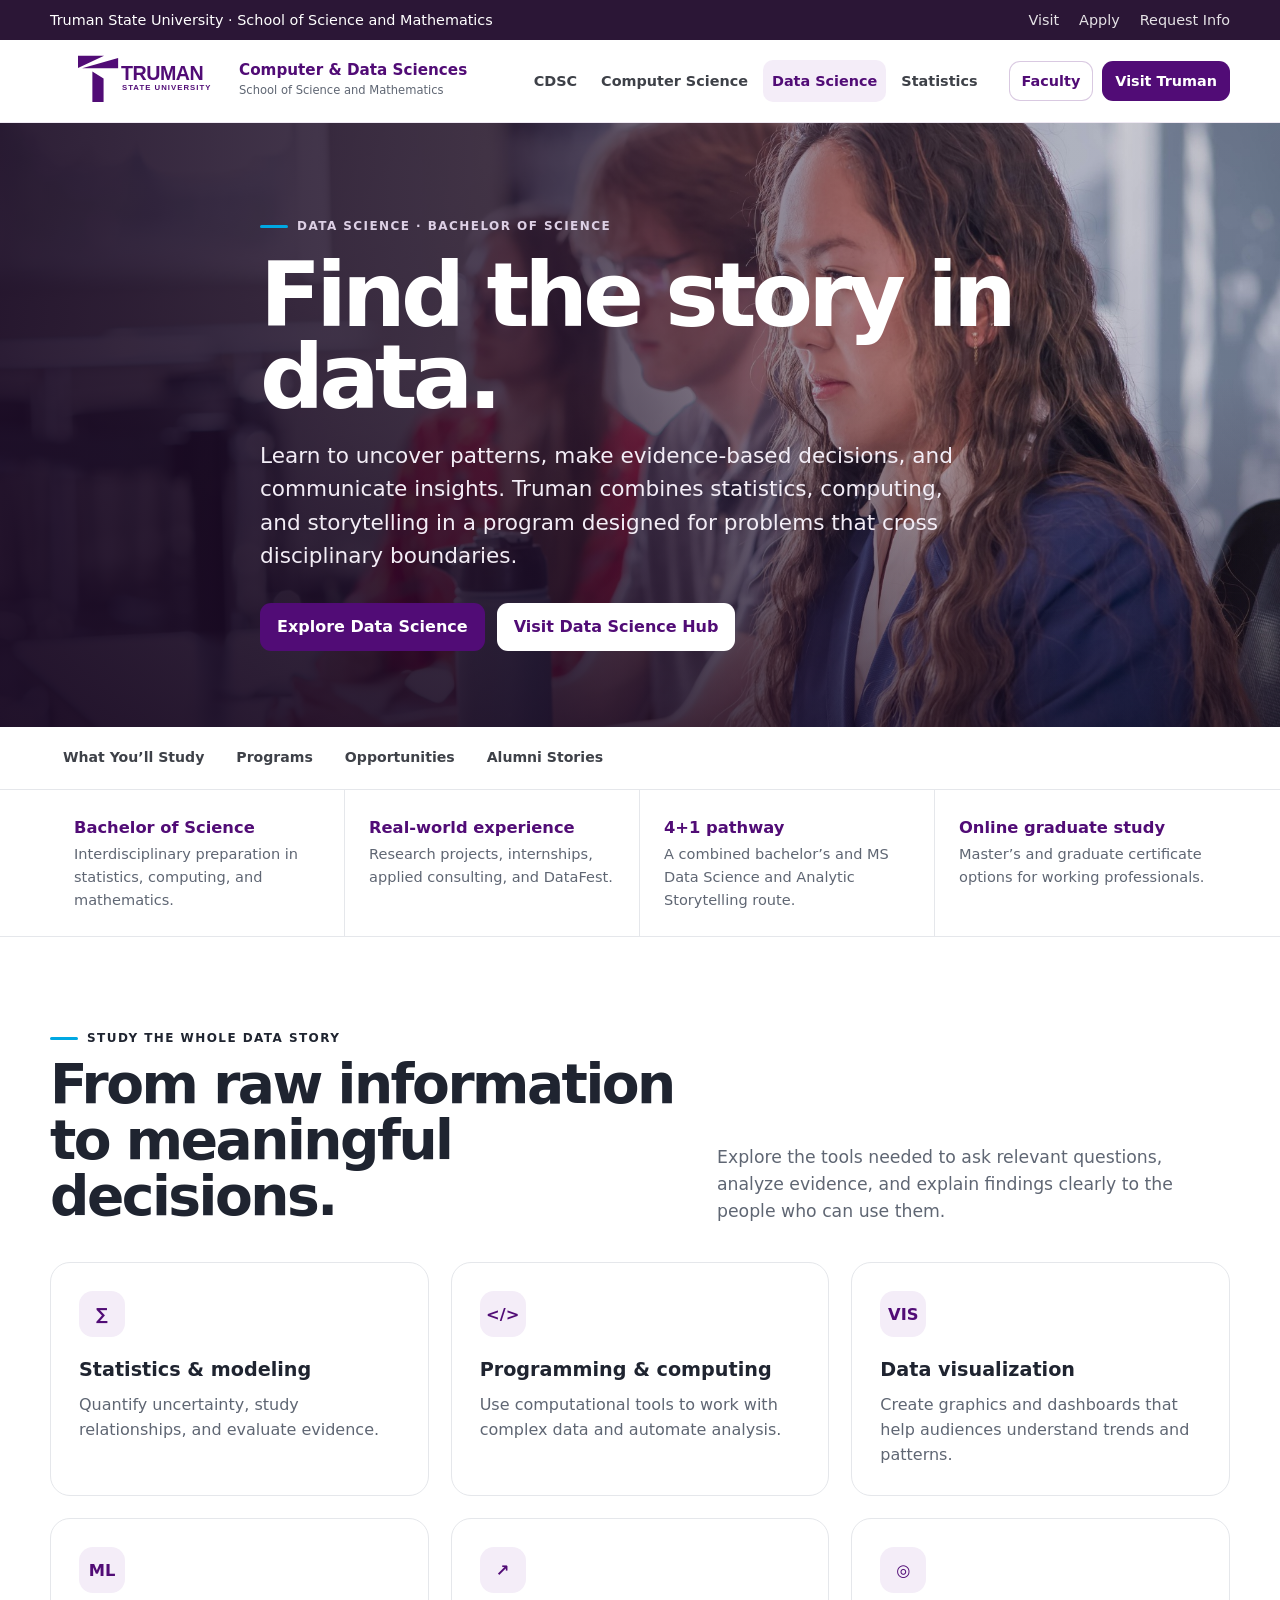
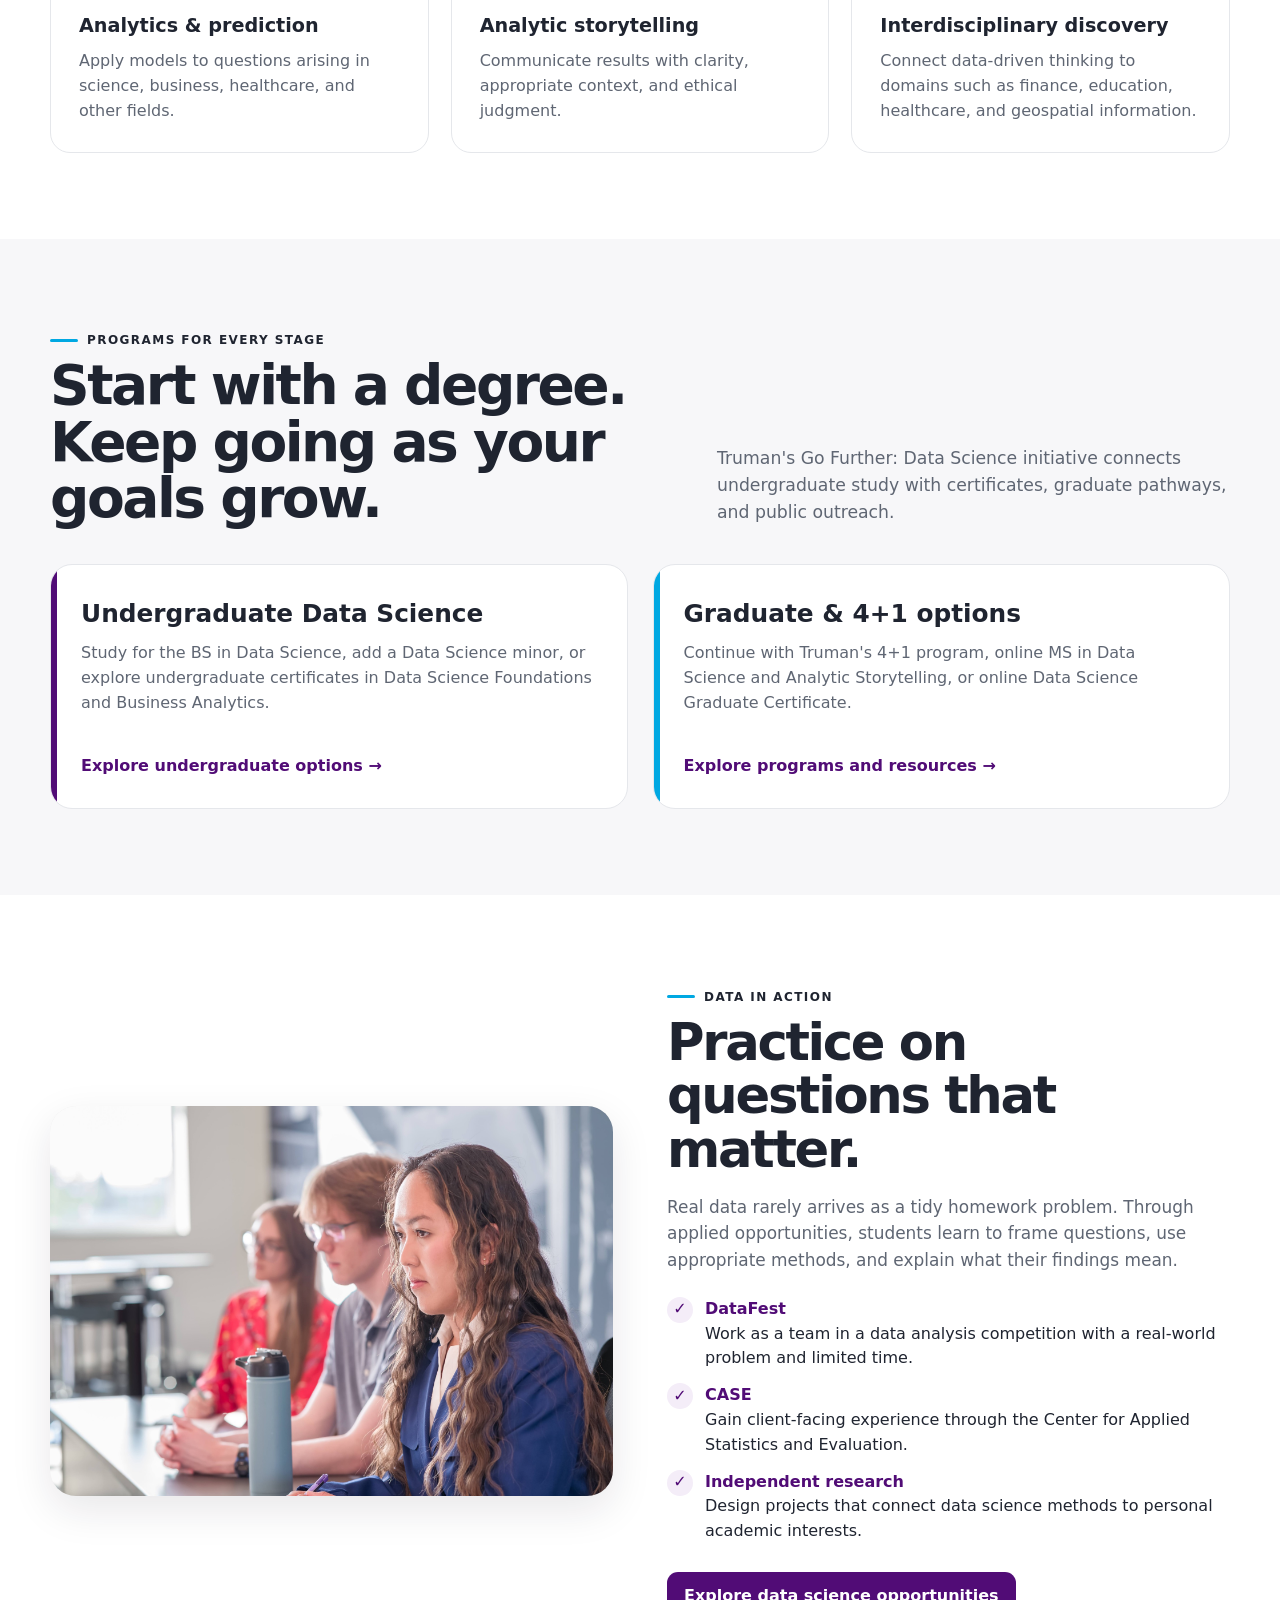
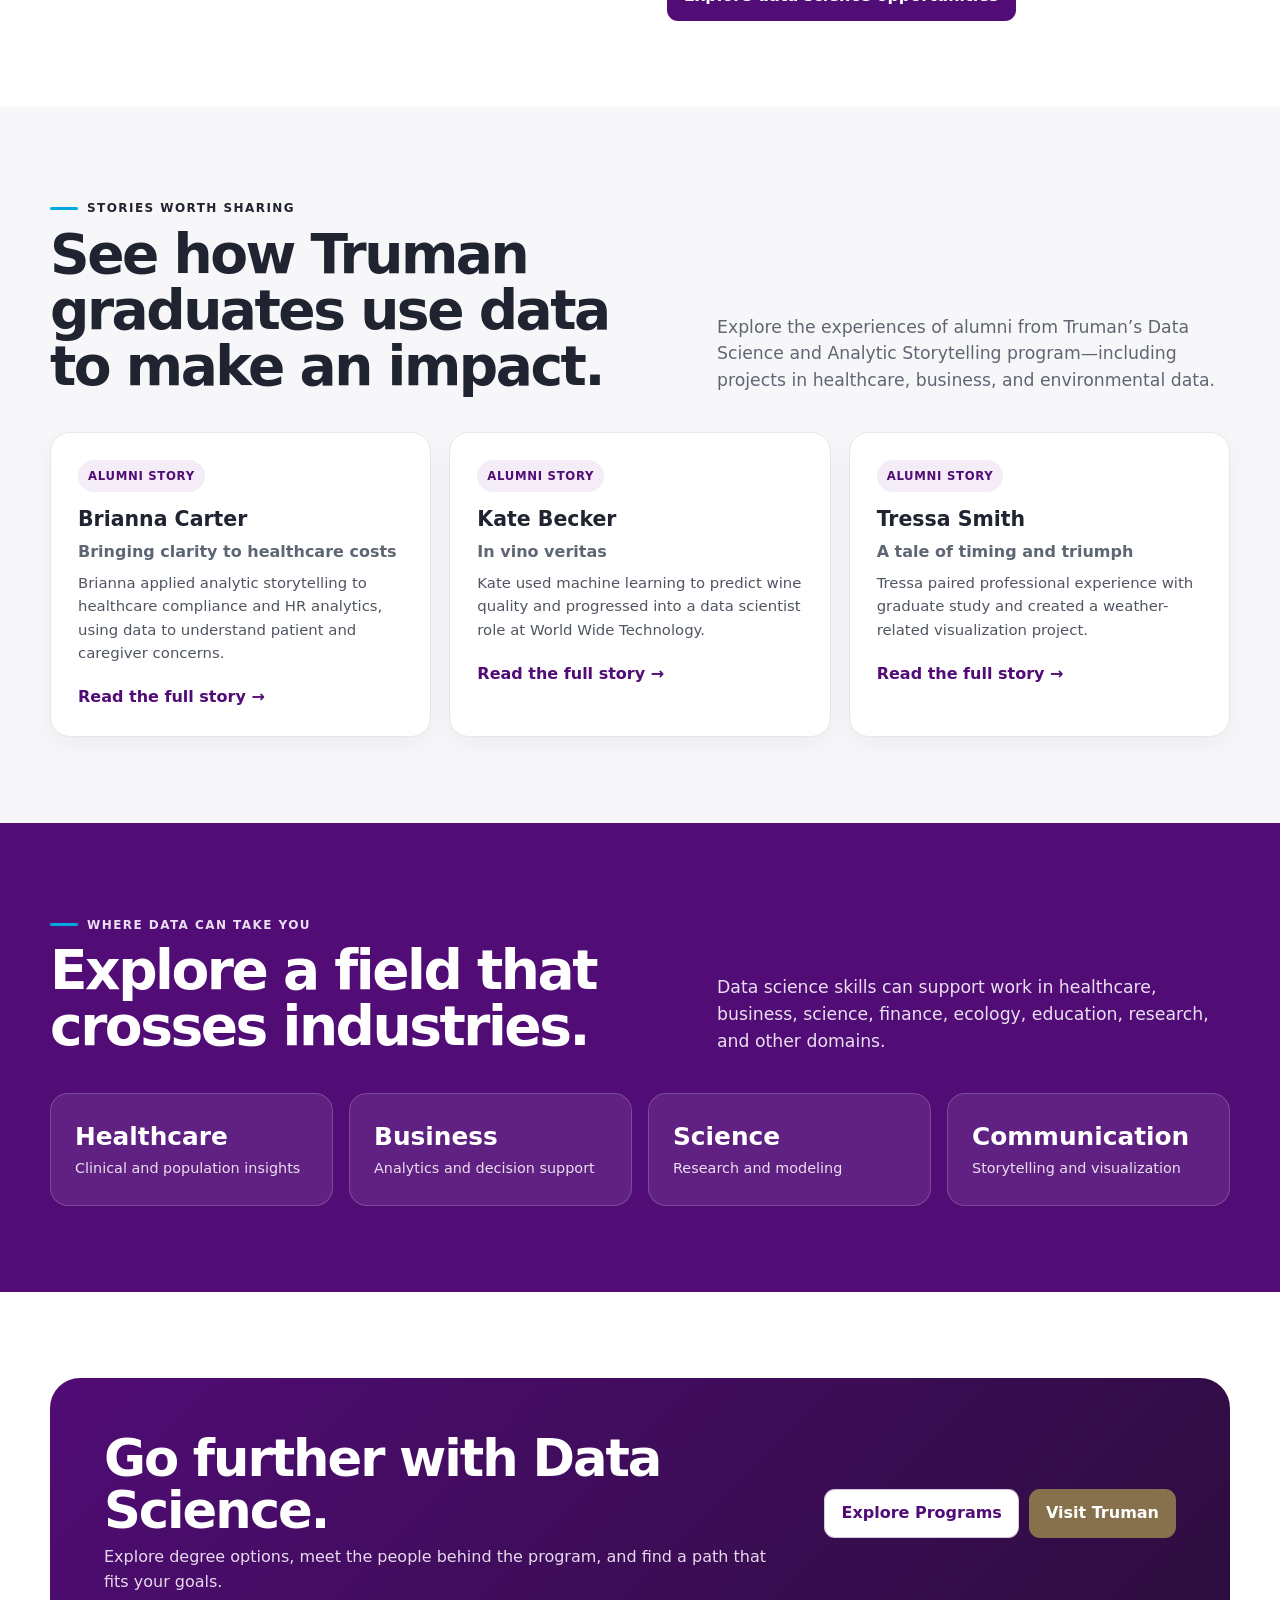
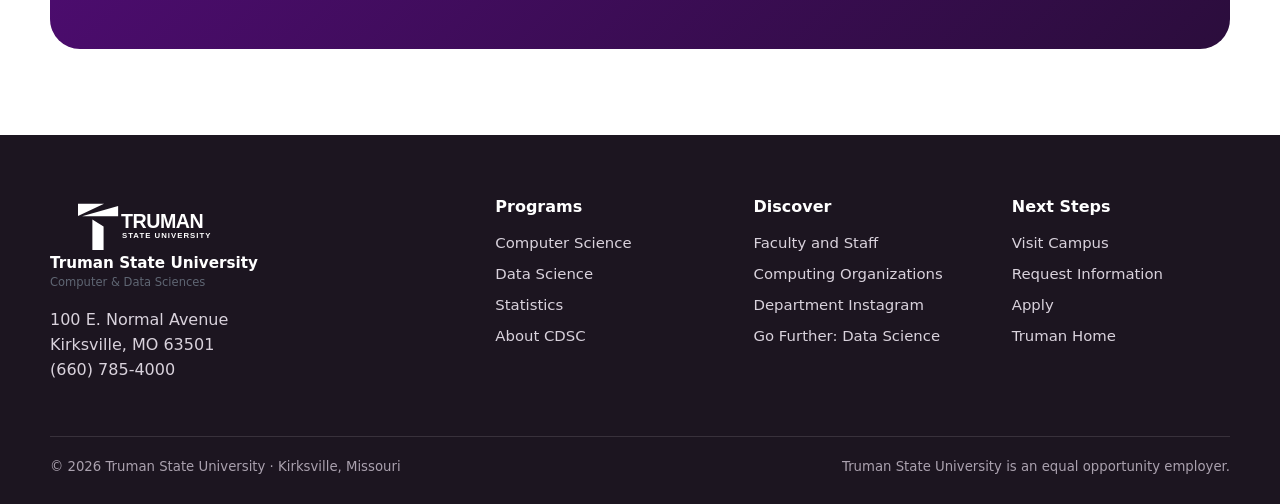
<file: data-science.html>
<!doctype html><html lang="en"><head><meta charset="utf-8"><meta name="viewport" content="width=device-width,initial-scale=1"><meta name="description" content="Explore data science at Truman, including undergraduate study, CASE, DataFest, online graduate programs, and real alumni stories."><title>Data Science | Truman State University</title><link rel="stylesheet" href="assets/style.css"></head>
<body><a class="skip-link" href="#main">Skip to content</a>
<div class="topbar"><div class="wrap"><div>Truman State University · School of Science and Mathematics</div><div class="toplinks"><a href="https://www.truman.edu/admission-aid/visit-truman/">Visit</a><a href="https://www.truman.edu/admission-aid/apply-to-truman/">Apply</a><a href="https://www.truman.edu/request-information/">Request Info</a></div></div></div>
<header class="site-header"><div class="wrap navrow"><a class="brand" href="cdsc.html" aria-label="Truman State University Computer and Data Sciences home"><img class="brand-logo" src="assets/images/truman-wordmark.svg" alt="Truman State University logo"><span class="brand-copy"><strong>Computer &amp; Data Sciences</strong><span>School of Science and Mathematics</span></span></a><button class="mobile-toggle" type="button" aria-label="Toggle navigation" aria-expanded="false" aria-controls="localnav">☰</button><nav id="localnav" class="mainnav" aria-label="Department navigation"><a href="cdsc.html">CDSC</a><a href="computer-science.html">Computer Science</a><a href="data-science.html" aria-current="page">Data Science</a><a href="statistics.html">Statistics</a></nav><div class="nav-actions"><a class="btn btn-light btn-sm" href="https://www.truman.edu/academics/school-of-science-and-mathematics/about-the-computer-and-data-sciences-department/faculty-staff/">Faculty</a><a class="btn btn-primary btn-sm" href="https://www.truman.edu/admission-aid/visit-truman/">Visit Truman</a></div></div></header>
<main id="main"><section class="hero"><div class="hero-media"><img src="assets/images/data.jpg" alt="Data Science · Bachelor of Science at Truman State University" style="object-position:center"></div><div class="wrap hero-content"><span class="eyebrow">Data Science · Bachelor of Science</span><h1>Find the story in data.</h1><p>Learn to uncover patterns, make evidence-based decisions, and communicate insights. Truman combines statistics, computing, and storytelling in a program designed for problems that cross disciplinary boundaries.</p><div class="hero-actions"><a class="btn btn-primary" href="https://www.truman.edu/majors-programs/majors-minors/data-science-major/">Explore Data Science</a><a class="btn btn-light" href="https://data.truman.edu/">Visit Data Science Hub</a></div></div></section><nav class="hero-subnav" aria-label="Jump to section"><div class="wrap"><a href="#study">What You’ll Study</a><a href="#pathways">Programs</a><a href="#experience">Opportunities</a><a href="#stories">Alumni Stories</a></div></nav><div class="quickbar"><div class="wrap quickgrid"><div class="quickfact"><strong>Bachelor of Science</strong><span>Interdisciplinary preparation in statistics, computing, and mathematics.</span></div><div class="quickfact"><strong>Real-world experience</strong><span>Research projects, internships, applied consulting, and DataFest.</span></div><div class="quickfact"><strong>4+1 pathway</strong><span>A combined bachelor’s and MS Data Science and Analytic Storytelling route.</span></div><div class="quickfact"><strong>Online graduate study</strong><span>Master’s and graduate certificate options for working professionals.</span></div></div></div><section class="section" id="study"><div class="wrap"><div class="section-head" data-reveal><div><span class="eyebrow">Study the whole data story</span><h2>From raw information to meaningful decisions.</h2></div><p>Explore the tools needed to ask relevant questions, analyze evidence, and explain findings clearly to the people who can use them.</p></div><div class="grid-3"><article class="feature-card" data-reveal><div class="feature-icon">∑</div><h3>Statistics &amp; modeling</h3><p>Quantify uncertainty, study relationships, and evaluate evidence.</p></article><article class="feature-card" data-reveal><div class="feature-icon">&lt;/&gt;</div><h3>Programming &amp; computing</h3><p>Use computational tools to work with complex data and automate analysis.</p></article><article class="feature-card" data-reveal><div class="feature-icon">VIS</div><h3>Data visualization</h3><p>Create graphics and dashboards that help audiences understand trends and patterns.</p></article><article class="feature-card" data-reveal><div class="feature-icon">ML</div><h3>Analytics &amp; prediction</h3><p>Apply models to questions arising in science, business, healthcare, and other fields.</p></article><article class="feature-card" data-reveal><div class="feature-icon">↗</div><h3>Analytic storytelling</h3><p>Communicate results with clarity, appropriate context, and ethical judgment.</p></article><article class="feature-card" data-reveal><div class="feature-icon">◎</div><h3>Interdisciplinary discovery</h3><p>Connect data-driven thinking to domains such as finance, education, healthcare, and geospatial information.</p></article></div></div></section><section class="section soft" id="pathways"><div class="wrap"><div class="section-head" data-reveal><div><span class="eyebrow">Programs for every stage</span><h2>Start with a degree. Keep going as your goals grow.</h2></div><p>Truman's <a href="https://data.truman.edu/">Go Further: Data Science</a> initiative connects undergraduate study with certificates, graduate pathways, and public outreach.</p></div><div class="grid-2"><article class="program-card" data-reveal><h3>Undergraduate Data Science</h3><p>Study for the BS in Data Science, add a Data Science minor, or explore undergraduate certificates in Data Science Foundations and Business Analytics.</p><a class="link-inline" href="https://www.truman.edu/majors-programs/majors-minors/data-science-major/">Explore undergraduate options →</a></article><article class="program-card ds" data-reveal><h3>Graduate &amp; 4+1 options</h3><p>Continue with Truman's 4+1 program, online MS in Data Science and Analytic Storytelling, or online Data Science Graduate Certificate.</p><a class="link-inline" href="https://data.truman.edu/data-science-programs-resources/">Explore programs and resources →</a></article></div></div></section><section class="section" id="experience"><div class="wrap split"><div class="media" data-reveal><img src="https://c3c5e312.delivery.rocketcdn.me/wp-content/uploads/2024/02/Statistics-DataFest3.jpg" alt="Students working on data and research" loading="lazy" onerror="this.onerror=null;this.src='assets/images/data.jpg'"></div><div class="copy" data-reveal><span class="eyebrow">Data in action</span><h2>Practice on questions that matter.</h2><p>Real data rarely arrives as a tidy homework problem. Through applied opportunities, students learn to frame questions, use appropriate methods, and explain what their findings mean.</p><div class="checklist"><div class="check"><i>✓</i><div><b>DataFest</b><br>Work as a team in a data analysis competition with a real-world problem and limited time.</div></div><div class="check"><i>✓</i><div><b>CASE</b><br>Gain client-facing experience through the Center for Applied Statistics and Evaluation.</div></div><div class="check"><i>✓</i><div><b>Independent research</b><br>Design projects that connect data science methods to personal academic interests.</div></div></div><a class="btn btn-primary" href="https://data.truman.edu/data-science-programs-resources/">Explore data science opportunities</a></div></div></section><section class="section soft" id="stories"><div class="wrap"><div class="section-head" data-reveal><div><span class="eyebrow">Stories worth sharing</span><h2>See how Truman graduates use data to make an impact.</h2></div><p>Explore the experiences of alumni from Truman’s Data Science and Analytic Storytelling program—including projects in healthcare, business, and environmental data.</p></div><div class="story-row"><article class="profile-card" data-reveal><span class="tag">Alumni story</span><h3>Brianna Carter</h3><p><b>Bringing clarity to healthcare costs</b></p><p class="role">Brianna applied analytic storytelling to healthcare compliance and HR analytics, using data to understand patient and caregiver concerns.</p><a href="https://data.truman.edu/brianna-carter/">Read the full story →</a></article><article class="profile-card" data-reveal><span class="tag">Alumni story</span><h3>Kate Becker</h3><p><b>In vino veritas</b></p><p class="role">Kate used machine learning to predict wine quality and progressed into a data scientist role at World Wide Technology.</p><a href="https://data.truman.edu/kate-becker/">Read the full story →</a></article><article class="profile-card" data-reveal><span class="tag">Alumni story</span><h3>Tressa Smith</h3><p><b>A tale of timing and triumph</b></p><p class="role">Tressa paired professional experience with graduate study and created a weather-related visualization project.</p><a href="https://data.truman.edu/tressa-smith/">Read the full story →</a></article></div></div></section><section class="section purple"><div class="wrap"><div class="section-head" data-reveal><div><span class="eyebrow">Where data can take you</span><h2>Explore a field that crosses industries.</h2></div><p>Data science skills can support work in healthcare, business, science, finance, ecology, education, research, and other domains.</p></div><div class="stats-band"><div class="stat"><strong>Healthcare</strong><span>Clinical and population insights</span></div><div class="stat"><strong>Business</strong><span>Analytics and decision support</span></div><div class="stat"><strong>Science</strong><span>Research and modeling</span></div><div class="stat"><strong>Communication</strong><span>Storytelling and visualization</span></div></div></div></section><section class="section"><div class="wrap"><div class="cta" data-reveal><div><h2>Go further with Data Science.</h2><p>Explore degree options, meet the people behind the program, and find a path that fits your goals.</p></div><div class="cta-actions"><a class="btn btn-light" href="https://data.truman.edu/">Explore Programs</a><a class="btn btn-gold" href="https://www.truman.edu/admission-aid/visit-truman/">Visit Truman</a></div></div></div></section></main><footer class="footer"><div class="wrap"><div class="footer-grid"><div><a class="brand" href="cdsc.html"><img class="brand-logo" src="assets/images/truman-wordmark-white.svg" alt="Truman State University logo"><span class="brand-copy"><strong>Truman State University</strong><span>Computer &amp; Data Sciences</span></span></a><p style="margin-top:16px;max-width:310px;color:#d9d2dc">100 E. Normal Avenue<br>Kirksville, MO 63501<br>(660) 785-4000</p></div><div><h4>Programs</h4><a href="computer-science.html">Computer Science</a><a href="data-science.html">Data Science</a><a href="statistics.html">Statistics</a><a href="cdsc.html">About CDSC</a></div><div><h4>Discover</h4><a href="https://www.truman.edu/academics/school-of-science-and-mathematics/about-the-computer-and-data-sciences-department/faculty-staff/">Faculty and Staff</a><a href="https://www.truman.edu/majors-programs/majors-minors/computer-science-major/computer-science-student-organizations/">Computing Organizations</a><a href="https://www.instagram.com/cdsc_truman/">Department Instagram</a><a href="https://data.truman.edu/">Go Further: Data Science</a></div><div><h4>Next Steps</h4><a href="https://www.truman.edu/admission-aid/visit-truman/">Visit Campus</a><a href="https://www.truman.edu/request-information/">Request Information</a><a href="https://www.truman.edu/admission-aid/apply-to-truman/">Apply</a><a href="https://www.truman.edu/">Truman Home</a></div></div><div class="footer-note"><span>© <span data-year>2026</span> Truman State University · Kirksville, Missouri</span><span>Truman State University is an equal opportunity employer.</span></div></div></footer><script src="assets/script.js" defer></script></body></html>
</file>
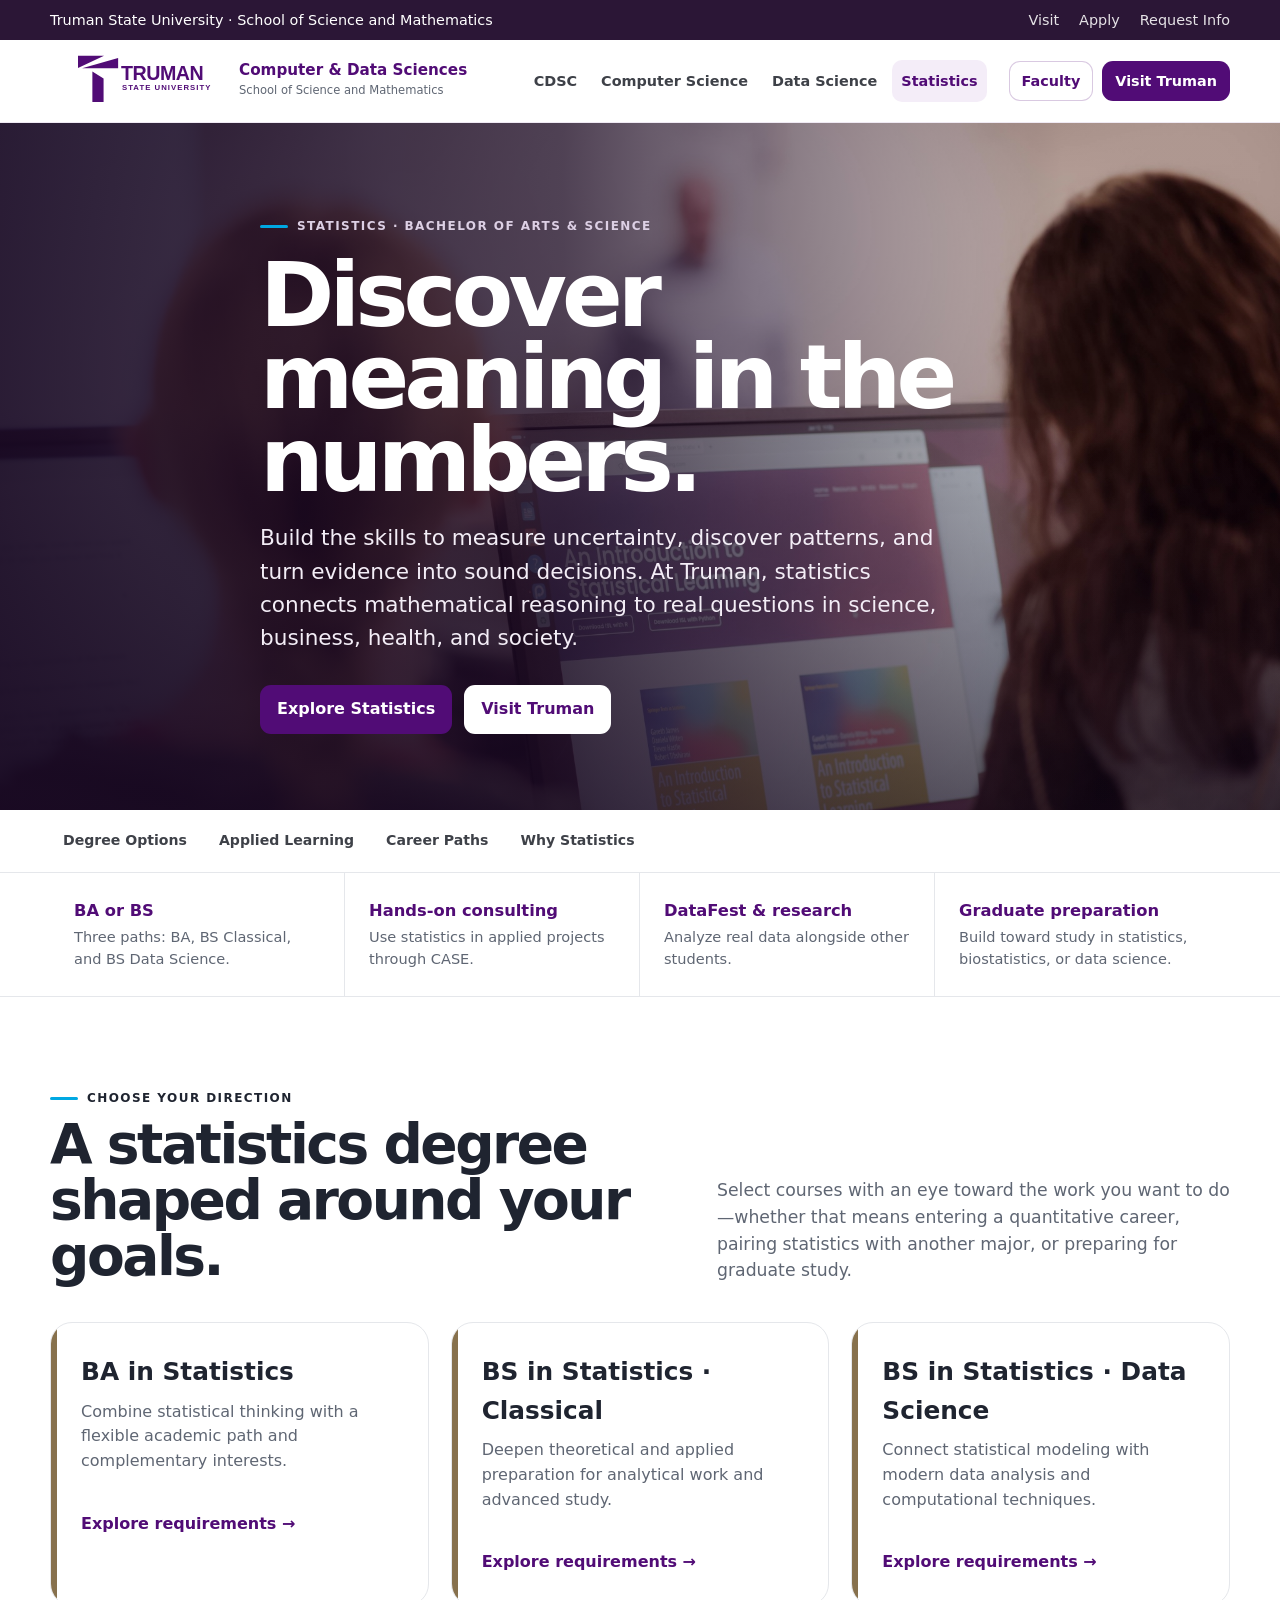
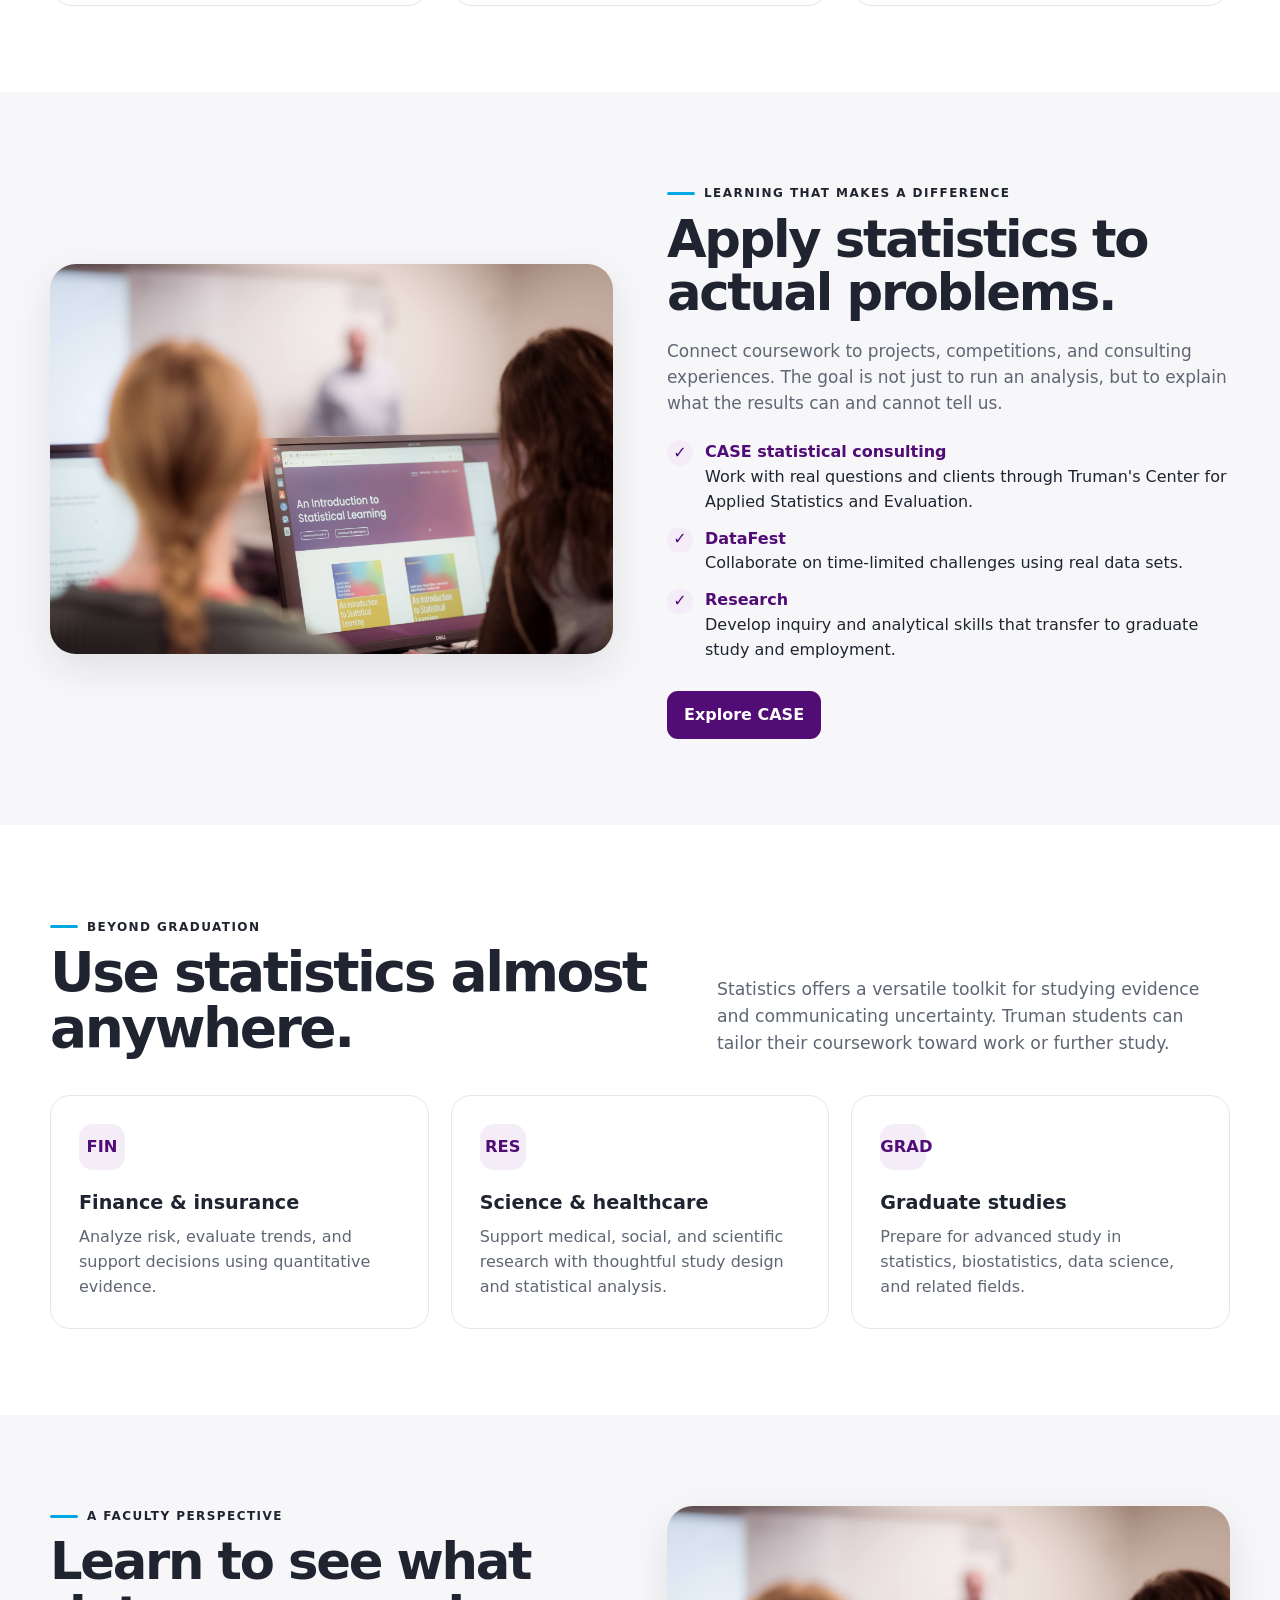
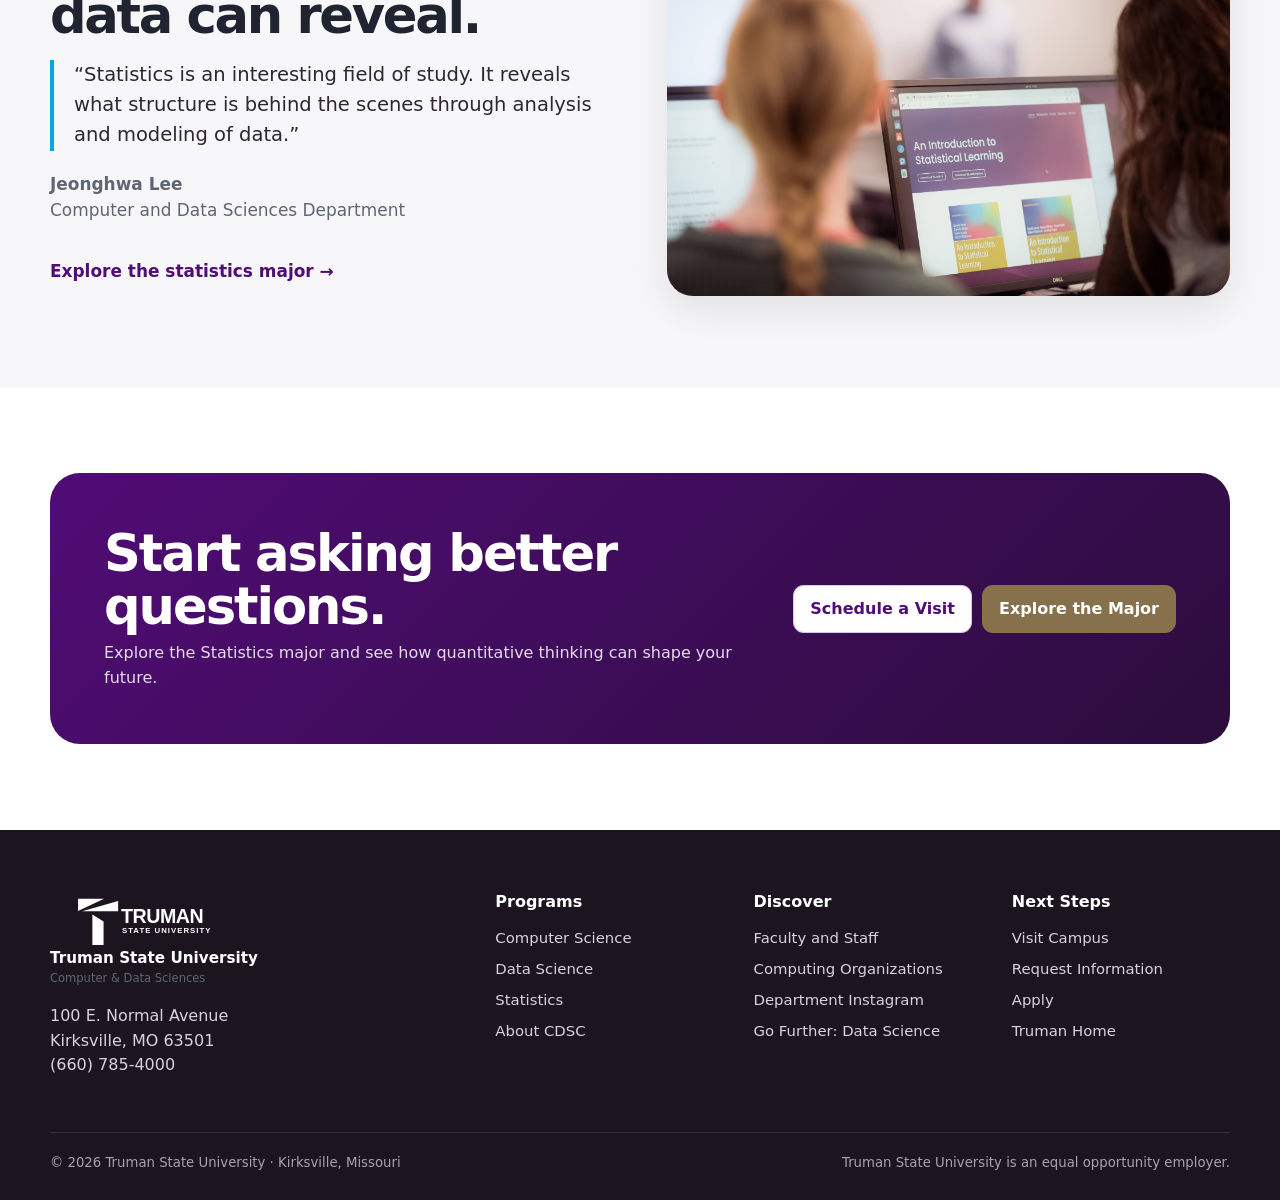
<file: statistics.html>
<!doctype html><html lang="en"><head><meta charset="utf-8"><meta name="viewport" content="width=device-width,initial-scale=1"><meta name="description" content="Learn about statistics degree routes, CASE consulting, research, DataFest, and career pathways at Truman State University."><title>Statistics | Truman State University</title><link rel="stylesheet" href="assets/style.css"></head>
<body><a class="skip-link" href="#main">Skip to content</a>
<div class="topbar"><div class="wrap"><div>Truman State University · School of Science and Mathematics</div><div class="toplinks"><a href="https://www.truman.edu/admission-aid/visit-truman/">Visit</a><a href="https://www.truman.edu/admission-aid/apply-to-truman/">Apply</a><a href="https://www.truman.edu/request-information/">Request Info</a></div></div></div>
<header class="site-header"><div class="wrap navrow"><a class="brand" href="cdsc.html" aria-label="Truman State University Computer and Data Sciences home"><img class="brand-logo" src="assets/images/truman-wordmark.svg" alt="Truman State University logo"><span class="brand-copy"><strong>Computer &amp; Data Sciences</strong><span>School of Science and Mathematics</span></span></a><button class="mobile-toggle" type="button" aria-label="Toggle navigation" aria-expanded="false" aria-controls="localnav">☰</button><nav id="localnav" class="mainnav" aria-label="Department navigation"><a href="cdsc.html">CDSC</a><a href="computer-science.html">Computer Science</a><a href="data-science.html">Data Science</a><a href="statistics.html" aria-current="page">Statistics</a></nav><div class="nav-actions"><a class="btn btn-light btn-sm" href="https://www.truman.edu/academics/school-of-science-and-mathematics/about-the-computer-and-data-sciences-department/faculty-staff/">Faculty</a><a class="btn btn-primary btn-sm" href="https://www.truman.edu/admission-aid/visit-truman/">Visit Truman</a></div></div></header>
<main id="main"><section class="hero"><div class="hero-media"><img src="assets/images/statistics.jpg" alt="Statistics · Bachelor of Arts &amp;amp; Science at Truman State University" style="object-position:center 54%"></div><div class="wrap hero-content"><span class="eyebrow">Statistics · Bachelor of Arts &amp; Science</span><h1>Discover meaning in the numbers.</h1><p>Build the skills to measure uncertainty, discover patterns, and turn evidence into sound decisions. At Truman, statistics connects mathematical reasoning to real questions in science, business, health, and society.</p><div class="hero-actions"><a class="btn btn-primary" href="https://www.truman.edu/majors-programs/majors-minors/statistics-major/">Explore Statistics</a><a class="btn btn-light" href="https://www.truman.edu/admission-aid/visit-truman/">Visit Truman</a></div></div></section><nav class="hero-subnav" aria-label="Jump to section"><div class="wrap"><a href="#degrees">Degree Options</a><a href="#experience">Applied Learning</a><a href="#careers">Career Paths</a><a href="#why">Why Statistics</a></div></nav><div class="quickbar"><div class="wrap quickgrid"><div class="quickfact"><strong>BA or BS</strong><span>Three paths: BA, BS Classical, and BS Data Science.</span></div><div class="quickfact"><strong>Hands-on consulting</strong><span>Use statistics in applied projects through CASE.</span></div><div class="quickfact"><strong>DataFest &amp; research</strong><span>Analyze real data alongside other students.</span></div><div class="quickfact"><strong>Graduate preparation</strong><span>Build toward study in statistics, biostatistics, or data science.</span></div></div></div><section class="section" id="degrees"><div class="wrap"><div class="section-head" data-reveal><div><span class="eyebrow">Choose your direction</span><h2>A statistics degree shaped around your goals.</h2></div><p>Select courses with an eye toward the work you want to do—whether that means entering a quantitative career, pairing statistics with another major, or preparing for graduate study.</p></div><div class="grid-3"><article class="program-card statp" data-reveal><h3>BA in Statistics</h3><p>Combine statistical thinking with a flexible academic path and complementary interests.</p><a class="link-inline" href="https://www.truman.edu/majors-programs/majors-minors/statistics-major/">Explore requirements →</a></article><article class="program-card statp" data-reveal><h3>BS in Statistics · Classical</h3><p>Deepen theoretical and applied preparation for analytical work and advanced study.</p><a class="link-inline" href="https://www.truman.edu/majors-programs/majors-minors/statistics-major/">Explore requirements →</a></article><article class="program-card statp" data-reveal><h3>BS in Statistics · Data Science</h3><p>Connect statistical modeling with modern data analysis and computational techniques.</p><a class="link-inline" href="https://www.truman.edu/majors-programs/majors-minors/statistics-major/">Explore requirements →</a></article></div></div></section><section class="section soft" id="experience"><div class="wrap split"><div class="media" data-reveal><img src="https://c3c5e312.delivery.rocketcdn.me/wp-content/uploads/2024/02/Statistics-DataFest3.jpg" alt="Truman students studying and analyzing data" loading="lazy" onerror="this.onerror=null;this.src='assets/images/statistics.jpg'"></div><div class="copy" data-reveal><span class="eyebrow">Learning that makes a difference</span><h2>Apply statistics to actual problems.</h2><p>Connect coursework to projects, competitions, and consulting experiences. The goal is not just to run an analysis, but to explain what the results can and cannot tell us.</p><div class="checklist"><div class="check"><i>✓</i><div><b>CASE statistical consulting</b><br>Work with real questions and clients through Truman's Center for Applied Statistics and Evaluation.</div></div><div class="check"><i>✓</i><div><b>DataFest</b><br>Collaborate on time-limited challenges using real data sets.</div></div><div class="check"><i>✓</i><div><b>Research</b><br>Develop inquiry and analytical skills that transfer to graduate study and employment.</div></div></div><a class="btn btn-primary" href="https://case.truman.edu/">Explore CASE</a></div></div></section><section class="section" id="careers"><div class="wrap"><div class="section-head" data-reveal><div><span class="eyebrow">Beyond graduation</span><h2>Use statistics almost anywhere.</h2></div><p>Statistics offers a versatile toolkit for studying evidence and communicating uncertainty. Truman students can tailor their coursework toward work or further study.</p></div><div class="grid-3"><article class="feature-card" data-reveal><div class="feature-icon">FIN</div><h3>Finance &amp; insurance</h3><p>Analyze risk, evaluate trends, and support decisions using quantitative evidence.</p></article><article class="feature-card" data-reveal><div class="feature-icon">RES</div><h3>Science &amp; healthcare</h3><p>Support medical, social, and scientific research with thoughtful study design and statistical analysis.</p></article><article class="feature-card" data-reveal><div class="feature-icon">GRAD</div><h3>Graduate studies</h3><p>Prepare for advanced study in statistics, biostatistics, data science, and related fields.</p></article></div></div></section><section class="section soft" id="why"><div class="wrap split reverse"><div class="media" data-reveal><img src="https://c3c5e312.delivery.rocketcdn.me/wp-content/uploads/2024/02/StudentsInLibrary24April2023-13_e.jpg" alt="Truman students learning about data and statistics" loading="lazy" onerror="this.onerror=null;this.src='assets/images/statistics.jpg'"></div><div class="copy" data-reveal><span class="eyebrow">A faculty perspective</span><h2>Learn to see what data can reveal.</h2><blockquote class="quote-exact">“Statistics is an interesting field of study. It reveals what structure is behind the scenes through analysis and modeling of data.”</blockquote><p><strong>Jeonghwa Lee</strong><br>Computer and Data Sciences Department</p><p><a class="link-inline" href="https://www.truman.edu/majors-programs/majors-minors/statistics-major/">Explore the statistics major →</a></p></div></div></section><section class="section"><div class="wrap"><div class="cta" data-reveal><div><h2>Start asking better questions.</h2><p>Explore the Statistics major and see how quantitative thinking can shape your future.</p></div><div class="cta-actions"><a class="btn btn-light" href="https://www.truman.edu/admission-aid/visit-truman/">Schedule a Visit</a><a class="btn btn-gold" href="https://www.truman.edu/majors-programs/majors-minors/statistics-major/">Explore the Major</a></div></div></div></section></main><footer class="footer"><div class="wrap"><div class="footer-grid"><div><a class="brand" href="cdsc.html"><img class="brand-logo" src="assets/images/truman-wordmark-white.svg" alt="Truman State University logo"><span class="brand-copy"><strong>Truman State University</strong><span>Computer &amp; Data Sciences</span></span></a><p style="margin-top:16px;max-width:310px;color:#d9d2dc">100 E. Normal Avenue<br>Kirksville, MO 63501<br>(660) 785-4000</p></div><div><h4>Programs</h4><a href="computer-science.html">Computer Science</a><a href="data-science.html">Data Science</a><a href="statistics.html">Statistics</a><a href="cdsc.html">About CDSC</a></div><div><h4>Discover</h4><a href="https://www.truman.edu/academics/school-of-science-and-mathematics/about-the-computer-and-data-sciences-department/faculty-staff/">Faculty and Staff</a><a href="https://www.truman.edu/majors-programs/majors-minors/computer-science-major/computer-science-student-organizations/">Computing Organizations</a><a href="https://www.instagram.com/cdsc_truman/">Department Instagram</a><a href="https://data.truman.edu/">Go Further: Data Science</a></div><div><h4>Next Steps</h4><a href="https://www.truman.edu/admission-aid/visit-truman/">Visit Campus</a><a href="https://www.truman.edu/request-information/">Request Information</a><a href="https://www.truman.edu/admission-aid/apply-to-truman/">Apply</a><a href="https://www.truman.edu/">Truman Home</a></div></div><div class="footer-note"><span>© <span data-year>2026</span> Truman State University · Kirksville, Missouri</span><span>Truman State University is an equal opportunity employer.</span></div></div></footer><script src="assets/script.js" defer></script></body></html>
</file>
<file: assets/style.css>
:root{
  --purple:#510C76;
  --purple-700:#3b0759;
  --purple-100:#f4edf8;
  --gold:#87714D;
  --blue:#00A8E2;
  --ink:#1f2430;
  --muted:#5f6673;
  --line:#e5e7eb;
  --paper:#ffffff;
  --soft:#f7f7f9;
  --max:1180px;
  --shadow:0 14px 40px rgba(29,18,38,.10);
  --radius:20px;
}
*{box-sizing:border-box}
html{scroll-behavior:smooth}
body{margin:0;font-family:Inter,ui-sans-serif,system-ui,-apple-system,BlinkMacSystemFont,"Segoe UI",sans-serif;color:var(--ink);background:var(--paper);line-height:1.55}
a{color:inherit;text-decoration:none}
img{max-width:100%;display:block}
button{font:inherit}
.skip-link{position:absolute;left:-9999px;top:auto}.skip-link:focus{left:16px;top:16px;background:#fff;padding:10px 14px;z-index:999;border-radius:8px;box-shadow:var(--shadow)}
.topbar{background:#2b1636;color:#fff;font-size:.9rem}.topbar .wrap{min-height:40px;display:flex;align-items:center;justify-content:space-between;gap:20px}.toplinks{display:flex;gap:20px;flex-wrap:wrap}.toplinks a{opacity:.88}.toplinks a:hover{opacity:1;text-decoration:underline}
.wrap{width:min(var(--max),calc(100% - 36px));margin:0 auto}
.site-header{position:sticky;top:0;z-index:100;background:rgba(255,255,255,.96);backdrop-filter:blur(12px);border-bottom:1px solid rgba(81,12,118,.09)}
.navrow{min-height:82px;display:flex;align-items:center;gap:28px}.brand{display:flex;align-items:center;gap:14px;min-width:260px}.brand-mark{width:44px;height:44px;border-radius:12px;background:var(--purple);color:#fff;display:grid;place-items:center;font-weight:900;font-size:1.2rem;letter-spacing:-.04em}.brand-copy strong{display:block;color:var(--purple);font-size:1rem;line-height:1.1}.brand-copy span{display:block;font-size:.76rem;color:var(--muted);margin-top:3px}
.mainnav{display:flex;align-items:center;gap:6px;margin-left:auto}.mainnav a{padding:10px 11px;border-radius:10px;font-weight:700;font-size:.91rem;color:#3e4148}.mainnav a:hover,.mainnav a[aria-current="page"]{background:var(--purple-100);color:var(--purple)}
.nav-actions{display:flex;gap:9px}.btn{display:inline-flex;align-items:center;justify-content:center;gap:8px;border:0;border-radius:11px;padding:12px 17px;font-weight:800;cursor:pointer;transition:.2s ease}.btn-primary{background:var(--purple);color:#fff}.btn-primary:hover{background:var(--purple-700);transform:translateY(-1px)}.btn-light{background:#fff;color:var(--purple);box-shadow:inset 0 0 0 1px rgba(81,12,118,.22)}.btn-light:hover{background:var(--purple-100)}.btn-gold{background:var(--gold);color:#fff}.btn-sm{padding:9px 13px;font-size:.9rem}.mobile-toggle{display:none;background:none;border:0;font-size:1.5rem;color:var(--purple)}
.hero{position:relative;min-height:610px;display:grid;align-items:end;overflow:hidden;background:#1d1125}.hero-media{position:absolute;inset:0}.hero-media img{width:100%;height:100%;object-fit:cover}.hero-media:after{content:"";position:absolute;inset:0;background:linear-gradient(90deg,rgba(24,8,34,.91) 0%,rgba(24,8,34,.72) 43%,rgba(24,8,34,.18) 75%),linear-gradient(0deg,rgba(20,10,28,.66) 0%,transparent 45%)}.hero-content{position:relative;z-index:2;padding:88px 0 76px;color:#fff;max-width:760px}.eyebrow{display:inline-flex;align-items:center;gap:9px;text-transform:uppercase;letter-spacing:.12em;font-weight:900;font-size:.75rem}.hero .eyebrow{color:#ddd0e5}.eyebrow:before{content:"";width:28px;height:3px;background:var(--blue);border-radius:4px}.hero h1{font-size:clamp(3.3rem,7vw,6.4rem);line-height:.92;letter-spacing:-.055em;margin:18px 0 20px;max-width:830px}.hero p{font-size:clamp(1.12rem,2vw,1.35rem);max-width:700px;color:#f3edf6;margin:0 0 30px}.hero-actions{display:flex;gap:12px;flex-wrap:wrap}.hero .btn-light{box-shadow:none}
.page-hero{position:relative;overflow:hidden;background:linear-gradient(135deg,#2a1038,var(--purple));color:#fff;padding:82px 0 76px}.page-hero:after{content:"";position:absolute;width:450px;height:450px;border-radius:50%;right:-120px;top:-180px;border:80px solid rgba(255,255,255,.05)}.page-hero h1{font-size:clamp(2.8rem,6vw,5.4rem);letter-spacing:-.05em;line-height:1;margin:12px 0 20px}.page-hero p{max-width:780px;font-size:1.25rem;color:#efe7f3}
.quickbar{background:#fff;border-bottom:1px solid var(--line)}.quickgrid{display:grid;grid-template-columns:repeat(4,1fr);gap:0}.quickfact{padding:25px 24px;border-right:1px solid var(--line)}.quickfact:last-child{border-right:0}.quickfact strong{display:block;color:var(--purple);font-size:1.02rem}.quickfact span{display:block;font-size:.91rem;color:var(--muted);margin-top:3px}
.section{padding:86px 0}.section.soft{background:var(--soft)}.section.purple{background:var(--purple);color:#fff}.section-head{display:grid;grid-template-columns:1.1fr .9fr;gap:40px;align-items:end;margin-bottom:38px}.section-head h2{font-size:clamp(2.1rem,4.3vw,3.6rem);letter-spacing:-.045em;line-height:1.02;margin:8px 0 0}.section-head p{color:var(--muted);font-size:1.08rem;margin:0}.purple .section-head p{color:#eadff0}.purple .eyebrow{color:#eadff0}
.grid-3{display:grid;grid-template-columns:repeat(3,1fr);gap:22px}.grid-2{display:grid;grid-template-columns:repeat(2,1fr);gap:25px}.grid-4{display:grid;grid-template-columns:repeat(4,1fr);gap:18px}.card{background:#fff;border:1px solid var(--line);border-radius:var(--radius);overflow:hidden;box-shadow:0 8px 26px rgba(20,20,30,.05)}.card-body{padding:25px}.card h3{margin:0 0 8px;font-size:1.3rem;color:#25252a}.card p{margin:0;color:var(--muted)}.card .tag{display:inline-block;background:var(--purple-100);color:var(--purple);padding:6px 9px;border-radius:999px;font-size:.72rem;font-weight:900;text-transform:uppercase;letter-spacing:.08em;margin-bottom:15px}.card-media{height:220px;overflow:hidden;background:#ddd}.card-media img{width:100%;height:100%;object-fit:cover;transition:transform .5s ease}.card:hover .card-media img{transform:scale(1.035)}.card-link{display:inline-flex;align-items:center;gap:6px;color:var(--purple);font-weight:800;margin-top:18px}.card-link:hover{text-decoration:underline}.feature-card{padding:28px;border-radius:var(--radius);background:#fff;border:1px solid var(--line)}.feature-icon{width:46px;height:46px;border-radius:14px;background:var(--purple-100);color:var(--purple);display:grid;place-items:center;font-weight:900;margin-bottom:18px}.feature-card h3{margin:0 0 8px;font-size:1.18rem}.feature-card p{margin:0;color:var(--muted)}
.split{display:grid;grid-template-columns:1fr 1fr;gap:54px;align-items:center}.split.reverse .media{order:2}.media{border-radius:26px;overflow:hidden;min-height:390px;box-shadow:var(--shadow);background:#eee}.media img{width:100%;height:100%;min-height:390px;object-fit:cover}.copy h2{font-size:clamp(2.2rem,4vw,3.4rem);line-height:1.04;letter-spacing:-.045em;margin:10px 0 18px}.copy p{color:var(--muted);font-size:1.06rem}.checklist{display:grid;gap:12px;margin:24px 0 28px}.check{display:flex;gap:12px;align-items:flex-start}.check b{color:var(--purple)}.check i{font-style:normal;width:26px;height:26px;border-radius:50%;background:var(--purple-100);color:var(--purple);display:grid;place-items:center;font-weight:900;flex:0 0 auto}
.story{position:relative;border-radius:26px;overflow:hidden;min-height:430px;background:#24122f;color:#fff}.story>img{position:absolute;inset:0;width:100%;height:100%;object-fit:cover}.story:after{content:"";position:absolute;inset:0;background:linear-gradient(0deg,rgba(21,9,28,.92),rgba(21,9,28,.18) 67%)}.story-copy{position:absolute;z-index:2;left:0;right:0;bottom:0;padding:30px}.story-copy h3{font-size:1.8rem;margin:8px 0 6px}.story-copy p{margin:0;color:#eee}.story-kicker{font-weight:900;color:#d8c9df;text-transform:uppercase;letter-spacing:.1em;font-size:.72rem}
.logo-list{display:flex;flex-wrap:wrap;gap:10px}.pill{padding:9px 13px;background:#fff;border:1px solid var(--line);border-radius:999px;color:#494f59;font-weight:700;font-size:.9rem}
.stats-band{display:grid;grid-template-columns:repeat(4,1fr);gap:16px}.stat{padding:24px;border-radius:18px;background:rgba(255,255,255,.09);border:1px solid rgba(255,255,255,.18)}.stat strong{font-size:1.55rem;display:block}.stat span{color:#eadff0;font-size:.9rem}
.cta{background:linear-gradient(135deg,var(--purple),#2b0d3c);color:#fff;border-radius:30px;padding:54px;display:flex;align-items:center;justify-content:space-between;gap:40px}.cta h2{font-size:clamp(2rem,4vw,3.2rem);margin:0 0 9px;line-height:1.02;letter-spacing:-.04em}.cta p{margin:0;color:#e7daed;max-width:700px}.cta-actions{display:flex;gap:10px;flex-wrap:wrap;min-width:max-content}
.program-card{padding:30px;background:#fff;border-radius:22px;border:1px solid var(--line);position:relative;overflow:hidden}.program-card:before{content:"";position:absolute;left:0;top:0;bottom:0;width:6px;background:var(--purple)}.program-card.ds:before{background:var(--blue)}.program-card.statp:before{background:var(--gold)}.program-card h3{font-size:1.55rem;margin:0 0 8px}.program-card p{color:var(--muted);margin:0 0 20px}.program-card ul{padding-left:18px;margin:0 0 20px;color:#4a505c}.program-card li{margin:7px 0}
.social-panel{border-radius:28px;background:#161219;color:#fff;display:grid;grid-template-columns:1fr 1fr;overflow:hidden}.social-panel img{width:100%;height:100%;min-height:420px;object-fit:cover}.social-copy{padding:50px;display:flex;flex-direction:column;justify-content:center}.social-copy h2{font-size:2.7rem;margin:10px 0 15px;line-height:1}.social-copy p{color:#dcd6df}.handle{font-size:1.25rem;font-weight:900;color:#fff;margin:10px 0 25px}
.footer{background:#1c1520;color:#d9d2dc;padding:60px 0 26px}.footer-grid{display:grid;grid-template-columns:1.3fr repeat(3,.7fr);gap:40px}.footer h4{color:#fff;margin:0 0 12px}.footer a{display:block;color:#d9d2dc;margin:8px 0;font-size:.93rem}.footer a:hover{color:#fff;text-decoration:underline}.footer .brand-copy strong{color:#fff}.footer-note{border-top:1px solid rgba(255,255,255,.12);padding-top:20px;margin-top:38px;font-size:.83rem;color:#aaa1ae;display:flex;justify-content:space-between;gap:20px;flex-wrap:wrap}
.prototype-note{background:#fff9e9;border:1px solid #ead8a3;color:#5a4b24;padding:13px 16px;border-radius:12px;font-size:.88rem;margin:20px 0 0}
@media(max-width:980px){.mainnav,.nav-actions{display:none}.mobile-toggle{display:block;margin-left:auto}.mainnav.open{display:flex;position:absolute;top:82px;left:0;right:0;background:#fff;flex-direction:column;align-items:stretch;padding:16px 18px 20px;border-bottom:1px solid var(--line);box-shadow:var(--shadow)}.mainnav.open a{padding:13px}.hero{min-height:560px}.quickgrid{grid-template-columns:repeat(2,1fr)}.quickfact:nth-child(2){border-right:0}.quickfact:nth-child(-n+2){border-bottom:1px solid var(--line)}.section-head{grid-template-columns:1fr;gap:14px}.grid-4{grid-template-columns:repeat(2,1fr)}.grid-3{grid-template-columns:1fr 1fr}.split{grid-template-columns:1fr;gap:30px}.split.reverse .media{order:0}.footer-grid{grid-template-columns:1fr 1fr}.social-panel{grid-template-columns:1fr}.social-panel img{min-height:320px}.cta{align-items:flex-start;flex-direction:column}.cta-actions{min-width:0}.stats-band{grid-template-columns:1fr 1fr}}
@media(max-width:650px){.wrap{width:min(var(--max),calc(100% - 24px))}.topbar{display:none}.navrow{min-height:72px}.brand{min-width:0}.brand-copy span{display:none}.mainnav.open{top:72px}.hero{min-height:620px}.hero-content{padding:72px 0 54px}.hero h1{font-size:3.5rem}.grid-3,.grid-2,.grid-4{grid-template-columns:1fr}.quickgrid{grid-template-columns:1fr}.quickfact{border-right:0;border-bottom:1px solid var(--line)!important}.section{padding:64px 0}.media,.media img{min-height:300px}.footer-grid{grid-template-columns:1fr}.social-copy{padding:34px 24px}.cta{padding:34px 24px}.stats-band{grid-template-columns:1fr}.page-hero{padding:62px 0}.page-hero h1{font-size:3.2rem}}

/* Version 3 adjustments retain the editorial, image-led layout of the initial design. */
:root { --purple:#510C76; --purple-700:#3b0759; --purple-100:#f4edf8; --gold:#87714D; --blue:#00A8E2; }
:focus-visible{outline:3px solid var(--blue);outline-offset:4px}
img{background:#eceaf0}
.section[id]{scroll-margin-top:98px}
.navrow{gap:22px}
.brand-logo{width:156px;max-height:55px;object-fit:contain;object-position:left center;background:transparent;flex:0 0 auto}
.logo-fallback{display:none;flex:0 0 156px;max-width:156px;font:900 1.12rem/1.0 Georgia,serif;letter-spacing:.015em;color:var(--purple)}
.footer .logo-fallback{color:#fff}
.brand{min-width:250px;gap:12px}
.brand-copy strong{color:var(--purple);font-size:.95rem}
.brand-copy span{font-size:.72rem}
.footer .brand-logo{filter:none}
.footer .brand-copy strong{color:#fff}
.mainnav a{font-size:.9rem;padding:10px 9px}
.hero{min-height:590px}
.hero-media img{background:#20122b;object-position:center 44%}
.hero:before{content:"";position:absolute;inset:0;background:linear-gradient(90deg,rgba(24,8,34,.91) 0%,rgba(24,8,34,.74) 44%,rgba(24,8,34,.13) 83%);z-index:1}
.hero-media:after{background:linear-gradient(0deg,rgba(20,10,28,.56) 0%,transparent 58%)}
.hero-content{z-index:2}
.hero h1{max-width:850px}
.hero p{max-width:710px}
.hero-statement{display:block;max-width:720px;font-size:1rem;color:#efe5f5;margin:14px 0 24px}
.feature-icon{font-size:1.02rem}
.feature-card{transition:transform .22s,box-shadow .22s}
.feature-card:hover{transform:translateY(-4px);box-shadow:var(--shadow)}
.feature-card h3{font-size:1.2rem}
.link-inline{display:inline-flex;align-items:center;gap:7px;color:var(--purple);font-weight:800;margin-top:18px}
.link-inline:hover{text-decoration:underline}
.section-head h2{max-width:850px}
.story-row{display:grid;grid-template-columns:repeat(3,minmax(0,1fr));gap:18px}
.profile-card{background:#fff;border:1px solid var(--line);border-radius:20px;padding:27px;box-shadow:0 8px 25px rgba(25,17,30,.045)}
.profile-card h3{font-size:1.28rem;margin:0 0 8px;line-height:1.2}
.profile-card p{color:var(--muted);margin:0 0 8px}
.profile-card .tag{display:inline-block;background:var(--purple-100);color:var(--purple);padding:7px 10px;border-radius:999px;font-size:.73rem;font-weight:900;letter-spacing:.06em;text-transform:uppercase;margin-bottom:15px}
.profile-card .role{font-size:.93rem;color:#4f5561}
.profile-card.highlight{background:#2a143c;border-color:#2a143c;color:#fff}
.profile-card.highlight .tag{background:rgba(255,255,255,.13);color:#eadcf2}
.profile-card.highlight .role,.profile-card.highlight p{color:#e2d5e8}
.profile-card a{display:inline-flex;margin-top:12px;color:var(--purple);font-weight:800}
.narrow-content{max-width:800px}
.secondary-links{display:flex;flex-wrap:wrap;gap:10px;margin-top:22px}
.secondary-links .pill{display:inline-flex;gap:6px;align-items:center;background:#fff;color:var(--purple)}
.quiet-band{border-top:1px solid var(--line);padding:32px 0}
.quiet-band .wrap{display:flex;justify-content:space-between;align-items:center;gap:20px;flex-wrap:wrap}
.quiet-band strong{font-size:1.16rem}
.quiet-band p{color:var(--muted);margin:4px 0 0}
.media-stack{display:grid;grid-template-columns:1.15fr .85fr;gap:16px;align-items:stretch}
.media-stack img{width:100%;height:100%;min-height:230px;object-fit:cover;border-radius:20px}
.media-stack .small-stack{display:grid;gap:16px}
.media-stack .small-stack img{min-height:110px}
.micro-label{display:block;color:#7d6f89;text-transform:uppercase;font-size:.76rem;font-weight:900;letter-spacing:.11em;margin-bottom:7px}
.purple .micro-label{color:#dfcce9}
.org-tiles{display:grid;grid-template-columns:repeat(3,minmax(0,1fr));gap:19px}
.org-tile{border:1px solid var(--line);background:#fff;border-radius:20px;padding:26px}
.org-tile .org-abbrev{display:inline-flex;font-size:.8rem;font-weight:900;letter-spacing:.07em;color:var(--purple);background:var(--purple-100);padding:7px 12px;border-radius:9px;margin-bottom:15px}
.org-tile h3{margin:0 0 8px;font-size:1.22rem}
.org-tile p{color:var(--muted);margin:0}
.org-tile .link-inline{margin-top:14px}
.cta-actions{max-width:100%}
.hero-subnav{background:#fff;border-bottom:1px solid var(--line)}
.hero-subnav .wrap{display:flex;gap:6px;overflow-x:auto;padding:11px 0;scrollbar-width:none}
.hero-subnav a{white-space:nowrap;padding:9px 13px;border-radius:10px;color:#3e4148;font-weight:700;font-size:.88rem}
.hero-subnav a:hover{color:var(--purple);background:var(--purple-100)}
.story-image{max-height:440px}
.quote-exact{margin:0 0 20px;padding-left:20px;border-left:4px solid var(--blue);font-size:1.22rem;line-height:1.55;color:#2c2731}
.kicker-link{color:var(--purple);font-weight:800}
.section.purple .pill{background:rgba(255,255,255,.11);border-color:rgba(255,255,255,.2);color:#fff}
.panel-cta{background:#f7f1fa;padding:22px 26px;border-radius:19px;border-left:5px solid var(--purple)}
.panel-cta h3{margin:0 0 7px;font-size:1.2rem}
.panel-cta p{color:var(--muted);margin:0}
.fineprint{font-size:.85rem;color:var(--muted)}
.timeline-highlights{display:grid;grid-template-columns:repeat(2,1fr);gap:12px}
.timeline-highlights div{padding:19px;background:#fff;border-radius:15px;border:1px solid var(--line)}
.timeline-highlights b{display:block;color:var(--purple)}
.timeline-highlights span{color:var(--muted);font-size:.95rem}
[data-reveal]{opacity:1;transform:none}
.js-motion [data-reveal]{opacity:0;transform:translateY(22px);transition:opacity .7s ease,transform .7s ease}
.js-motion [data-reveal].is-visible{opacity:1;transform:none}
@media (prefers-reduced-motion: reduce){html{scroll-behavior:auto}.js-motion [data-reveal]{opacity:1;transform:none;transition:none}}
@media (max-width:1100px){.brand{min-width:210px}.brand-logo{width:126px}.logo-fallback{flex-basis:126px;max-width:126px;font-size:.96rem}.navrow{gap:12px}.nav-actions{gap:6px}}
@media (max-width:980px){.navrow{position:relative}.mainnav.open{top:calc(100% - 1px)}.story-row{grid-template-columns:1fr 1fr}.org-tiles{grid-template-columns:1fr 1fr}}
@media (max-width:650px){.brand-logo{width:120px}.logo-fallback{flex-basis:120px;max-width:120px;font-size:.9rem}.brand-copy strong{font-size:.86rem}.hero{min-height:600px}.hero h1{font-size:clamp(3rem,10.8vw,4.4rem)}.hero-content{padding-top:64px}.hero-media img{object-position:center}.story-row,.org-tiles,.media-stack,.timeline-highlights{grid-template-columns:1fr}.media-stack .small-stack{grid-template-columns:1fr 1fr}.media-stack .small-stack img{min-height:160px}.profile-card{padding:23px}.quiet-band .wrap{align-items:flex-start}}

/* Local university wordmark: loaded from the site's own assets for reliable rendering. */
.brand-logo{width:176px;max-width:176px;max-height:72px;height:auto;object-fit:contain;flex:0 0 auto}
.footer .brand-logo{width:176px;max-width:176px;max-height:72px;filter:none}
.brand{gap:13px}
.logo-fallback{display:none}
@media(max-width:1100px){.brand-logo,.footer .brand-logo{width:148px;max-width:148px}}
@media(max-width:650px){.brand-logo,.footer .brand-logo{width:116px;max-width:116px}.brand{gap:9px}.brand-copy strong{font-size:.82rem}}
/* Alumni outcomes: two distinct pathways, clear verified roles, no implied portraits. */
.alumni-story-intro{display:grid;grid-template-columns:.87fr 1.13fr;align-items:center;gap:32px;background:#fff;border:1px solid var(--line);border-radius:24px;overflow:hidden;margin-bottom:52px;box-shadow:0 6px 24px rgba(28,16,41,.045)}
.alumni-story-intro-image{height:270px;overflow:hidden}
.alumni-story-intro-image img{width:100%;height:100%;object-fit:cover}
.alumni-story-intro>div:last-child{padding:26px 32px 26px 0}
.alumni-story-intro h3{font-size:clamp(1.5rem,2.8vw,2.4rem);line-height:1.12;letter-spacing:-.035em;margin:12px 0}
.alumni-story-intro p{color:var(--muted);line-height:1.65;margin:0}
.alumni-group-title{display:flex;justify-content:space-between;align-items:end;gap:18px;margin:0 0 22px}
.alumni-group-title h3{font-size:clamp(1.75rem,3.5vw,2.65rem);letter-spacing:-.04em;line-height:1.1;margin:7px 0 0}
.alumni-group-title>p{color:var(--muted);margin:0;font-size:.93rem;text-align:right}
.alumni-group-spaced{margin-top:72px}
.alumni-grid{display:grid;grid-template-columns:repeat(3,minmax(0,1fr));gap:17px}
.alumni-card{background:#fff;border:1px solid var(--line);border-radius:19px;padding:24px;box-shadow:0 6px 24px rgba(28,16,41,.04);position:relative;min-height:244px;transition:transform .22s ease,box-shadow .22s ease}
.alumni-card:hover{transform:translateY(-3px);box-shadow:var(--shadow)}
.alumni-card h4{font-size:1.22rem;line-height:1.2;margin:11px 0 6px;letter-spacing:-.018em}
.alumni-card strong{display:block;color:var(--purple);font-size:.93rem;line-height:1.4;margin-bottom:10px}
.alumni-card p{font-size:.91rem;line-height:1.58;color:var(--muted);margin:0}
.alumni-icon{height:29px;width:29px;border-radius:10px;background:var(--purple-100);color:var(--purple);display:grid;place-items:center;font-weight:900;font-size:1.05rem}
.alumni-meta{margin-top:10px;text-transform:uppercase;font-size:.7rem;font-weight:800;letter-spacing:.06em;color:#62606b}
.alumni-research .alumni-icon{color:#055f7d;background:#e7f8fc}
.alumni-featured-grid{display:grid;grid-template-columns:repeat(2,minmax(0,1fr));gap:18px;margin-bottom:18px}
.alumni-featured{background:linear-gradient(135deg,#300b47,#571478);color:#fff;padding:35px;border-radius:23px;min-height:265px;position:relative;overflow:hidden}
.alumni-featured:after{content:"";position:absolute;border:55px solid rgba(255,255,255,.045);width:180px;height:180px;border-radius:50%;top:-120px;right:-90px;pointer-events:none}
.alumni-featured-kicker{font-weight:900;font-size:.72rem;letter-spacing:.1em;text-transform:uppercase;color:#e5c9f5}
.alumni-featured h4{font-size:clamp(1.45rem,2.4vw,2.1rem);margin:14px 0 7px;line-height:1.12;letter-spacing:-.03em}
.alumni-featured p{margin:0;color:#f0e6f5;line-height:1.62}
.alumni-featured .feature-degree{font-weight:800;color:#fff;font-size:1rem;margin-bottom:14px}
.alumni-cta{margin-top:32px;display:flex;justify-content:space-between;align-items:center;gap:30px;background:#f5eafa;border:1px solid #ebd9f1;border-radius:22px;padding:30px}
.alumni-cta h3{margin:0 0 6px;font-size:1.38rem;color:var(--purple)}
.alumni-cta p{color:var(--muted);margin:0;max-width:620px}
.alumni-cta .btn{flex:0 0 auto}
@media(max-width:1000px){.alumni-grid{grid-template-columns:repeat(2,minmax(0,1fr))}}
@media(max-width:740px){.alumni-story-intro{grid-template-columns:1fr}.alumni-story-intro-image{height:230px}.alumni-story-intro>div:last-child{padding:0 22px 27px}.alumni-featured-grid{grid-template-columns:1fr}.alumni-group-title{align-items:start;flex-direction:column}.alumni-group-title>p{text-align:left}}
@media(max-width:620px){.alumni-grid{grid-template-columns:1fr}.alumni-card{min-height:unset}.alumni-group-spaced{margin-top:55px}.alumni-featured{padding:26px}.alumni-cta{align-items:flex-start;flex-direction:column}.alumni-cta .btn{width:100%}}
</file>
